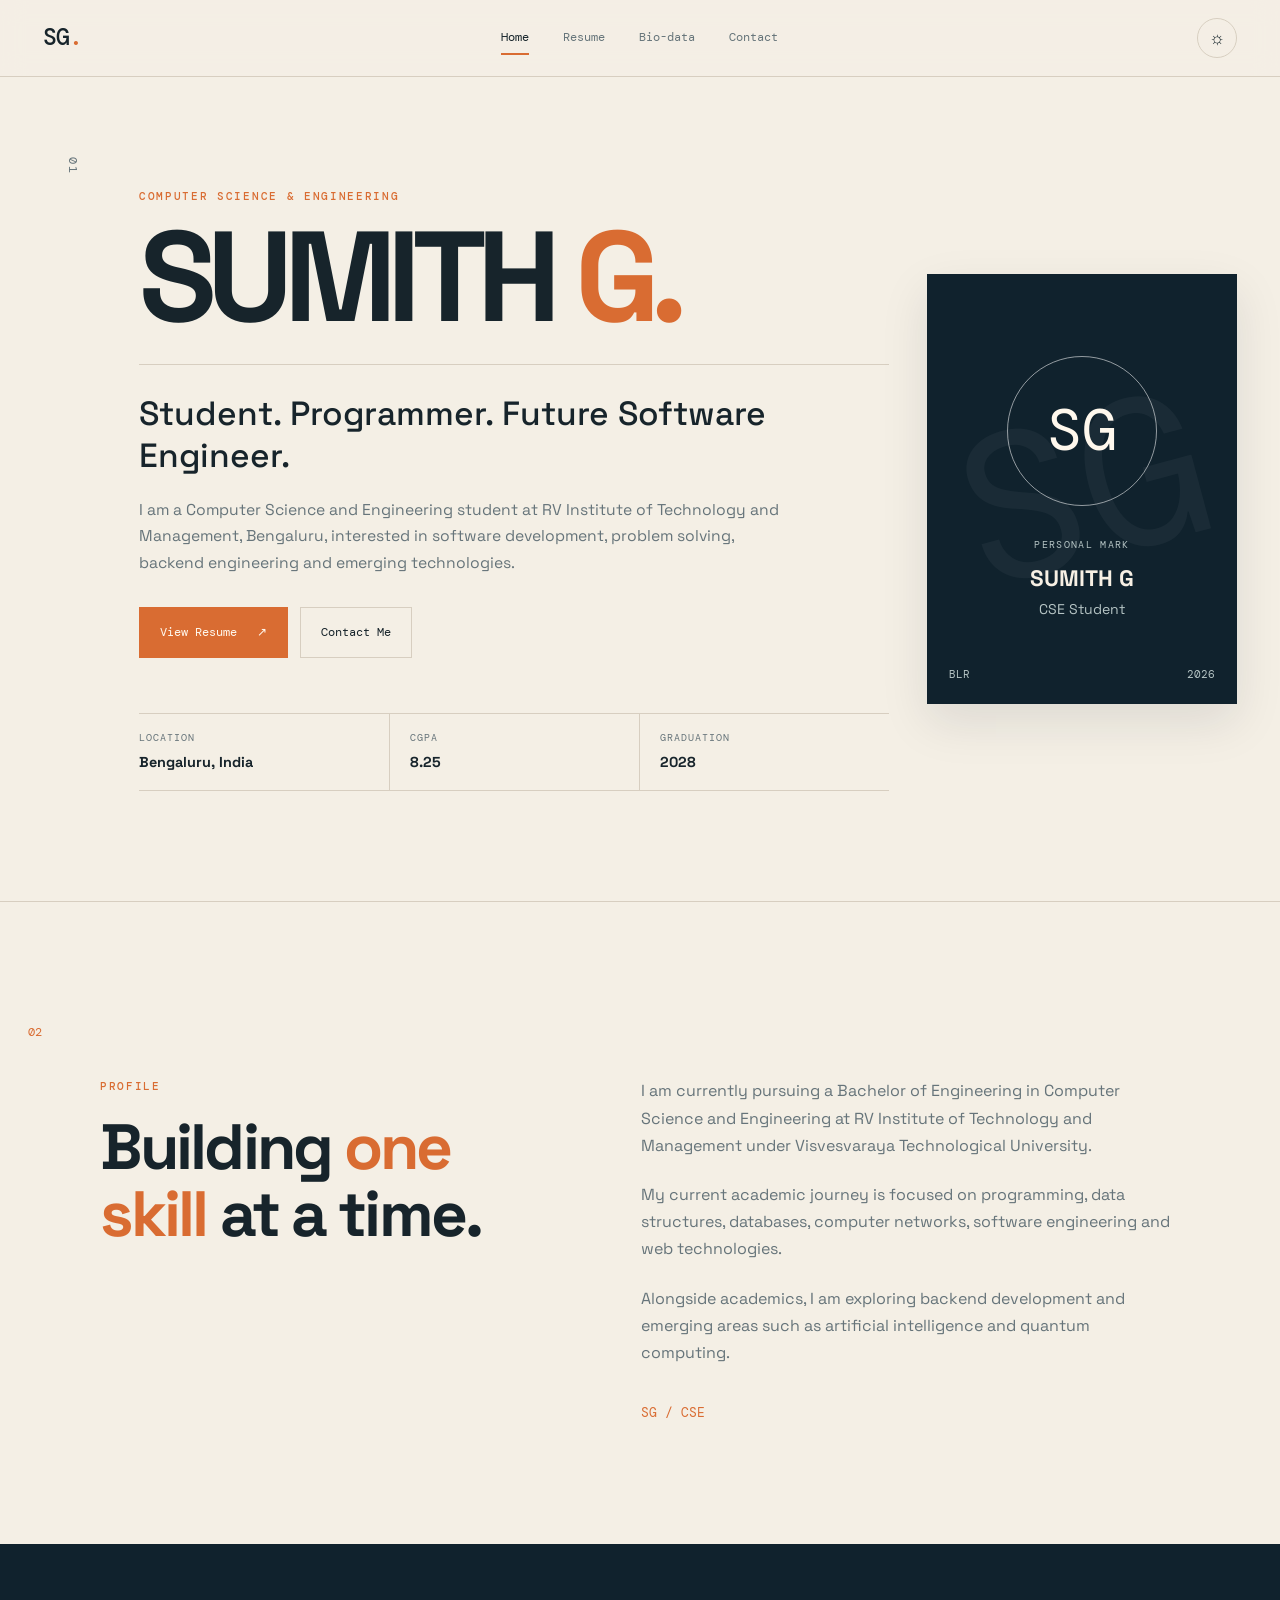
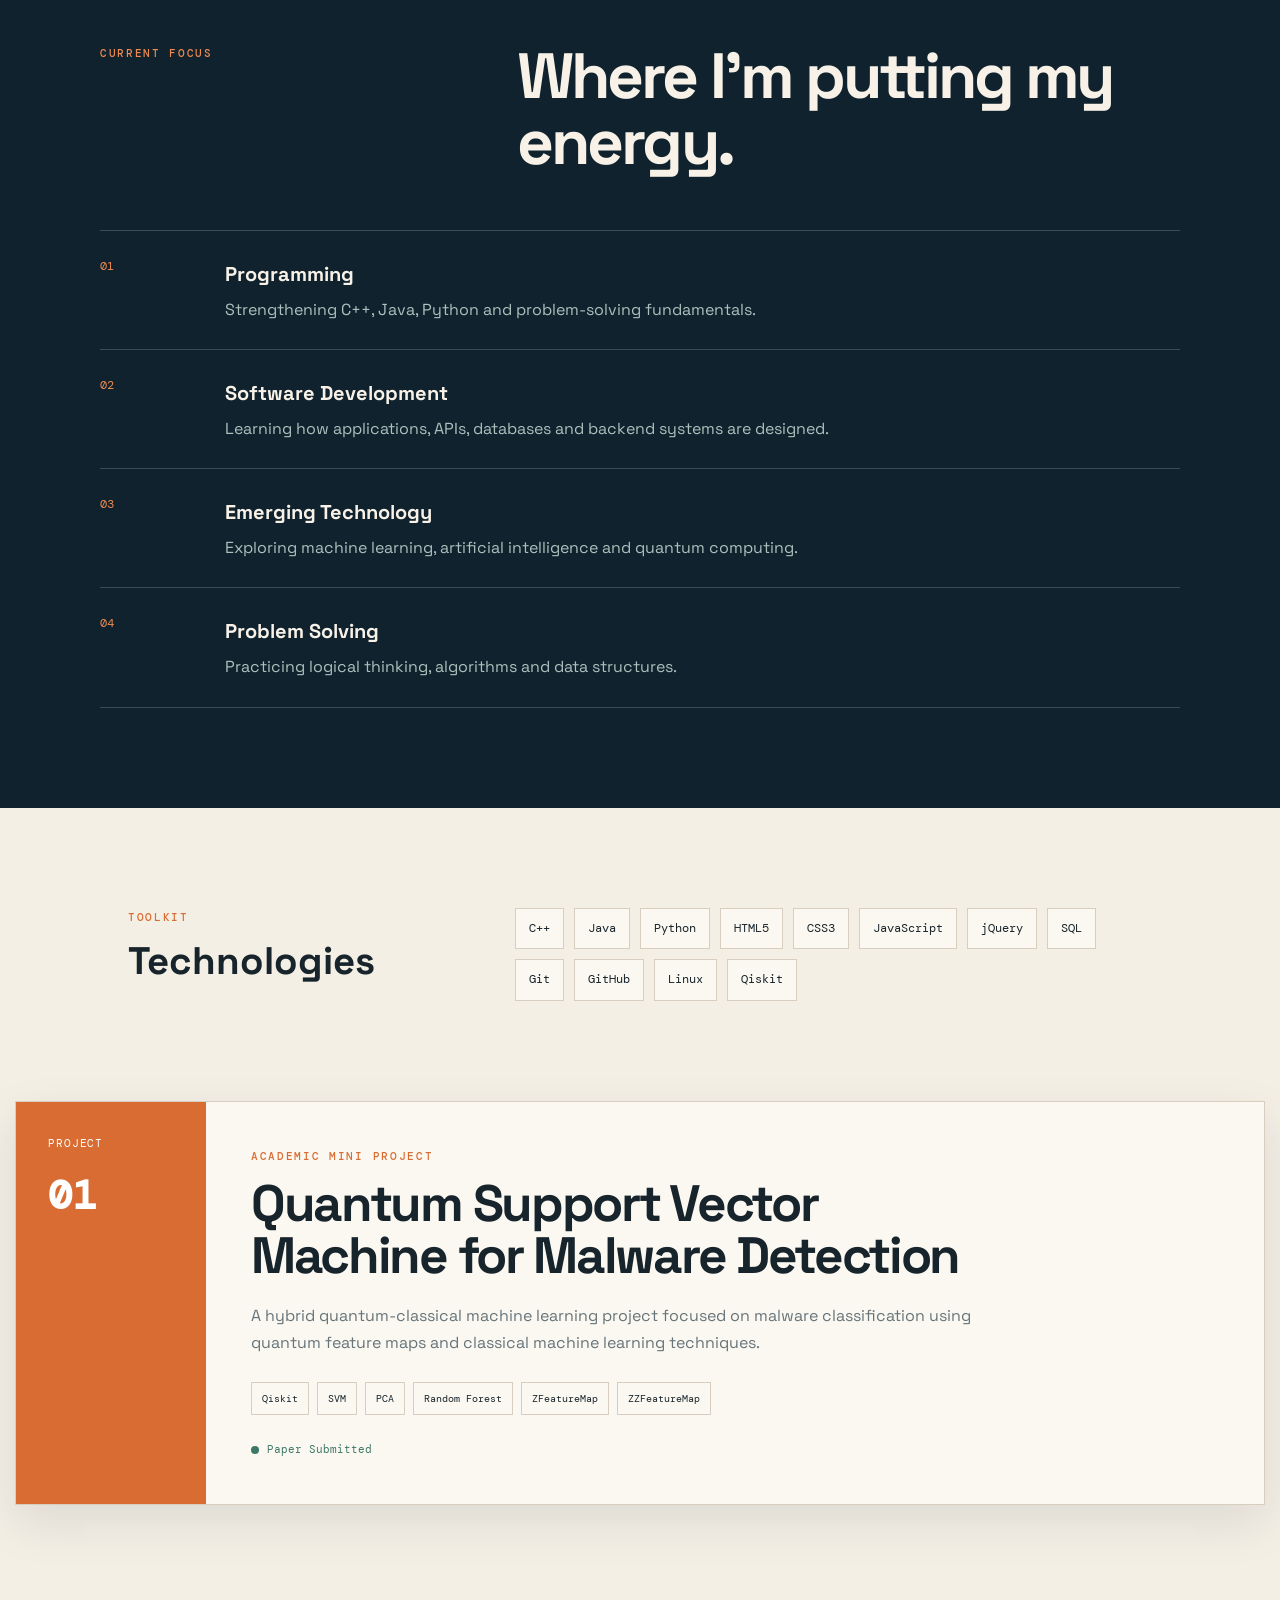
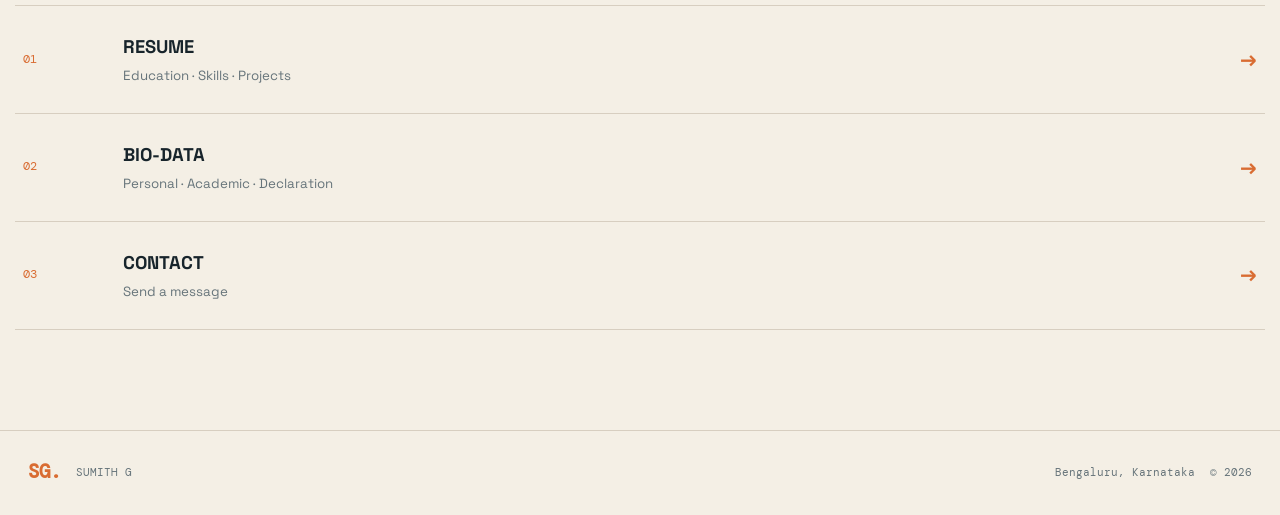
<file: index.html>
<!DOCTYPE html>
<html lang="en">

<head>

    <meta charset="UTF-8">

    <meta name="viewport"
          content="width=device-width, initial-scale=1.0">

    <meta name="description"
          content="Personal portfolio, resume and bio-data website of Sumith G">

    <title>SUMITH G | Computer Science & Engineering</title>

    <link rel="stylesheet" href="styles.css">

    <link rel="preconnect" href="https://fonts.googleapis.com">

    <link rel="preconnect"
          href="https://fonts.gstatic.com"
          crossorigin>

    <link href="https://fonts.googleapis.com/css2?family=DM+Mono:wght@400;500&family=Space+Grotesk:wght@400;500;600;700&display=swap"
          rel="stylesheet">

</head>


<body>


<!-- =====================================================
     HEADER
===================================================== -->

<header class="topbar">

    <div class="nav-wrap">

        <a href="index.html"
           class="site-mark">

            SG<span>.</span>

        </a>


        <nav class="main-nav">

            <a href="index.html"
               class="active">

                Home

            </a>


            <a href="resume.html">

                Resume

            </a>


            <a href="biodata.html">

                Bio-data

            </a>


            <a href="contact.html">

                Contact

            </a>

        </nav>


        <button id="themeToggle"
                class="theme-button"
                type="button"
                aria-label="Toggle dark mode">

            ☼

        </button>


        <button id="menuButton"
                class="mobile-menu-button"
                type="button"
                aria-label="Open menu">

            ☰

        </button>

    </div>

</header>



<!-- =====================================================
     MAIN CONTENT
===================================================== -->

<main>


    <!-- =================================================
         HERO
    ================================================== -->

    <section class="hero-new">


        <div class="hero-index">

            <span>
                01
            </span>

        </div>


        <div class="hero-main">


            <p class="mono-label">
                COMPUTER SCIENCE & ENGINEERING
            </p>


            <h1>

                SUMITH
                <span>G.</span>

            </h1>


            <div class="hero-line"></div>


            <h2>

                Student.
                Programmer.
                Future Software Engineer.

            </h2>


            <p class="hero-description">

                I am a Computer Science and Engineering
                student at RV Institute of Technology and
                Management, Bengaluru, interested in software
                development, problem solving, backend
                engineering and emerging technologies.

            </p>


            <div class="hero-buttons">


                <a href="resume.html"
                   class="orange-button">

                    View Resume

                    <span>
                        ↗
                    </span>

                </a>


                <a href="contact.html"
                   class="outline-button">

                    Contact Me

                </a>

            </div>


            <!-- Quick Information -->

            <div class="hero-details">


                <div>

                    <span>
                        LOCATION
                    </span>

                    <strong>
                        Bengaluru, India
                    </strong>

                </div>


                <div>

                    <span>
                        CGPA
                    </span>

                    <strong>
                        8.25
                    </strong>

                </div>


                <div>

                    <span>
                        GRADUATION
                    </span>

                    <strong>
                        2028
                    </strong>

                </div>

            </div>

        </div>



        <!-- PROFILE PANEL -->

        <aside class="hero-profile-panel">


            <div class="profile-circle">

                SG

            </div>


            <p class="panel-label">

                PERSONAL MARK

            </p>


            <h3>

                SUMITH G

            </h3>


            <p>

                CSE Student

            </p>


            <div class="panel-bottom">

                <span>
                    BLR
                </span>

                <span>
                    2026
                </span>

            </div>

        </aside>

    </section>



    <!-- =================================================
         ABOUT
    ================================================== -->

    <section class="editorial-section">


        <div class="section-index">

            02

        </div>


        <div class="editorial-content">


            <div class="section-title">

                <p class="mono-label">
                    PROFILE
                </p>

                <h2>

                    Building
                    <em>one skill</em>
                    at a time.

                </h2>

            </div>


            <div class="editorial-text">


                <p>

                    I am currently pursuing a Bachelor of
                    Engineering in Computer Science and
                    Engineering at RV Institute of Technology
                    and Management under Visvesvaraya
                    Technological University.

                </p>


                <p>

                    My current academic journey is focused
                    on programming, data structures,
                    databases, computer networks,
                    software engineering and web
                    technologies.

                </p>


                <p>

                    Alongside academics, I am exploring
                    backend development and emerging areas
                    such as artificial intelligence and
                    quantum computing.

                </p>


                <div class="signature">

                    SG / CSE

                </div>

            </div>

        </div>

    </section>



    <!-- =================================================
         CURRENT FOCUS
    ================================================== -->

    <section class="focus-section">


        <div class="focus-header">

            <p class="mono-label">
                CURRENT FOCUS
            </p>

            <h2>

                Where I'm
                putting my energy.

            </h2>

        </div>



        <div class="focus-list">


            <article>

                <span class="focus-number">
                    01
                </span>


                <div>

                    <h3>
                        Programming
                    </h3>

                    <p>

                        Strengthening C++, Java, Python
                        and problem-solving fundamentals.

                    </p>

                </div>

            </article>



            <article>

                <span class="focus-number">
                    02
                </span>


                <div>

                    <h3>
                        Software Development
                    </h3>

                    <p>

                        Learning how applications,
                        APIs, databases and backend
                        systems are designed.

                    </p>

                </div>

            </article>



            <article>

                <span class="focus-number">
                    03
                </span>


                <div>

                    <h3>
                        Emerging Technology
                    </h3>

                    <p>

                        Exploring machine learning,
                        artificial intelligence and
                        quantum computing.

                    </p>

                </div>

            </article>



            <article>

                <span class="focus-number">
                    04
                </span>


                <div>

                    <h3>
                        Problem Solving
                    </h3>

                    <p>

                        Practicing logical thinking,
                        algorithms and data structures.

                    </p>

                </div>

            </article>

        </div>

    </section>



    <!-- =================================================
         TECHNOLOGY STRIP
    ================================================== -->

    <section class="technology-section">


        <div class="technology-title">

            <p class="mono-label">
                TOOLKIT
            </p>

            <h2>
                Technologies
            </h2>

        </div>


        <div class="technology-cloud">


            <span>
                C++
            </span>

            <span>
                Java
            </span>

            <span>
                Python
            </span>

            <span>
                HTML5
            </span>

            <span>
                CSS3
            </span>

            <span>
                JavaScript
            </span>

            <span>
                jQuery
            </span>

            <span>
                SQL
            </span>

            <span>
                Git
            </span>

            <span>
                GitHub
            </span>

            <span>
                Linux
            </span>

            <span>
                Qiskit
            </span>

        </div>

    </section>



    <!-- =================================================
         FEATURED PROJECT
    ================================================== -->

    <section class="featured-project">


        <div class="project-number">

            PROJECT
            <strong>
                01
            </strong>

        </div>


        <div class="featured-project-body">


            <p class="mono-label">
                ACADEMIC MINI PROJECT
            </p>


            <h2>

                Quantum Support Vector Machine
                for Malware Detection

            </h2>


            <p>

                A hybrid quantum-classical machine
                learning project focused on malware
                classification using quantum feature
                maps and classical machine learning
                techniques.

            </p>


            <div class="project-tech">

                <span>
                    Qiskit
                </span>

                <span>
                    SVM
                </span>

                <span>
                    PCA
                </span>

                <span>
                    Random Forest
                </span>

                <span>
                    ZFeatureMap
                </span>

                <span>
                    ZZFeatureMap
                </span>

            </div>


            <div class="project-status">

                <span></span>

                Paper Submitted

            </div>

        </div>

    </section>



    <!-- =================================================
         NAVIGATION BLOCKS
    ================================================== -->

    <section class="navigation-blocks">


        <a href="resume.html">

            <span>
                01
            </span>

            <div>

                <strong>
                    RESUME
                </strong>

                <small>
                    Education · Skills · Projects
                </small>

            </div>

            <b>
                →
            </b>

        </a>



        <a href="biodata.html">

            <span>
                02
            </span>

            <div>

                <strong>
                    BIO-DATA
                </strong>

                <small>
                    Personal · Academic · Declaration
                </small>

            </div>

            <b>
                →
            </b>

        </a>



        <a href="contact.html">

            <span>
                03
            </span>

            <div>

                <strong>
                    CONTACT
                </strong>

                <small>
                    Send a message
                </small>

            </div>

            <b>
                →
            </b>

        </a>

    </section>


</main>



<!-- =====================================================
     FOOTER
===================================================== -->

<footer class="site-footer">


    <div>

        <strong>
            SG.
        </strong>

        <span>
            SUMITH G
        </span>

    </div>


    <div>

        <span>
            Bengaluru, Karnataka
        </span>

        <span>
            © <span id="currentYear"></span>
        </span>

    </div>

</footer>



<script src="https://code.jquery.com/jquery-3.7.1.min.js"></script>

<script src="script.js"></script>


</body>

</html>
</file>
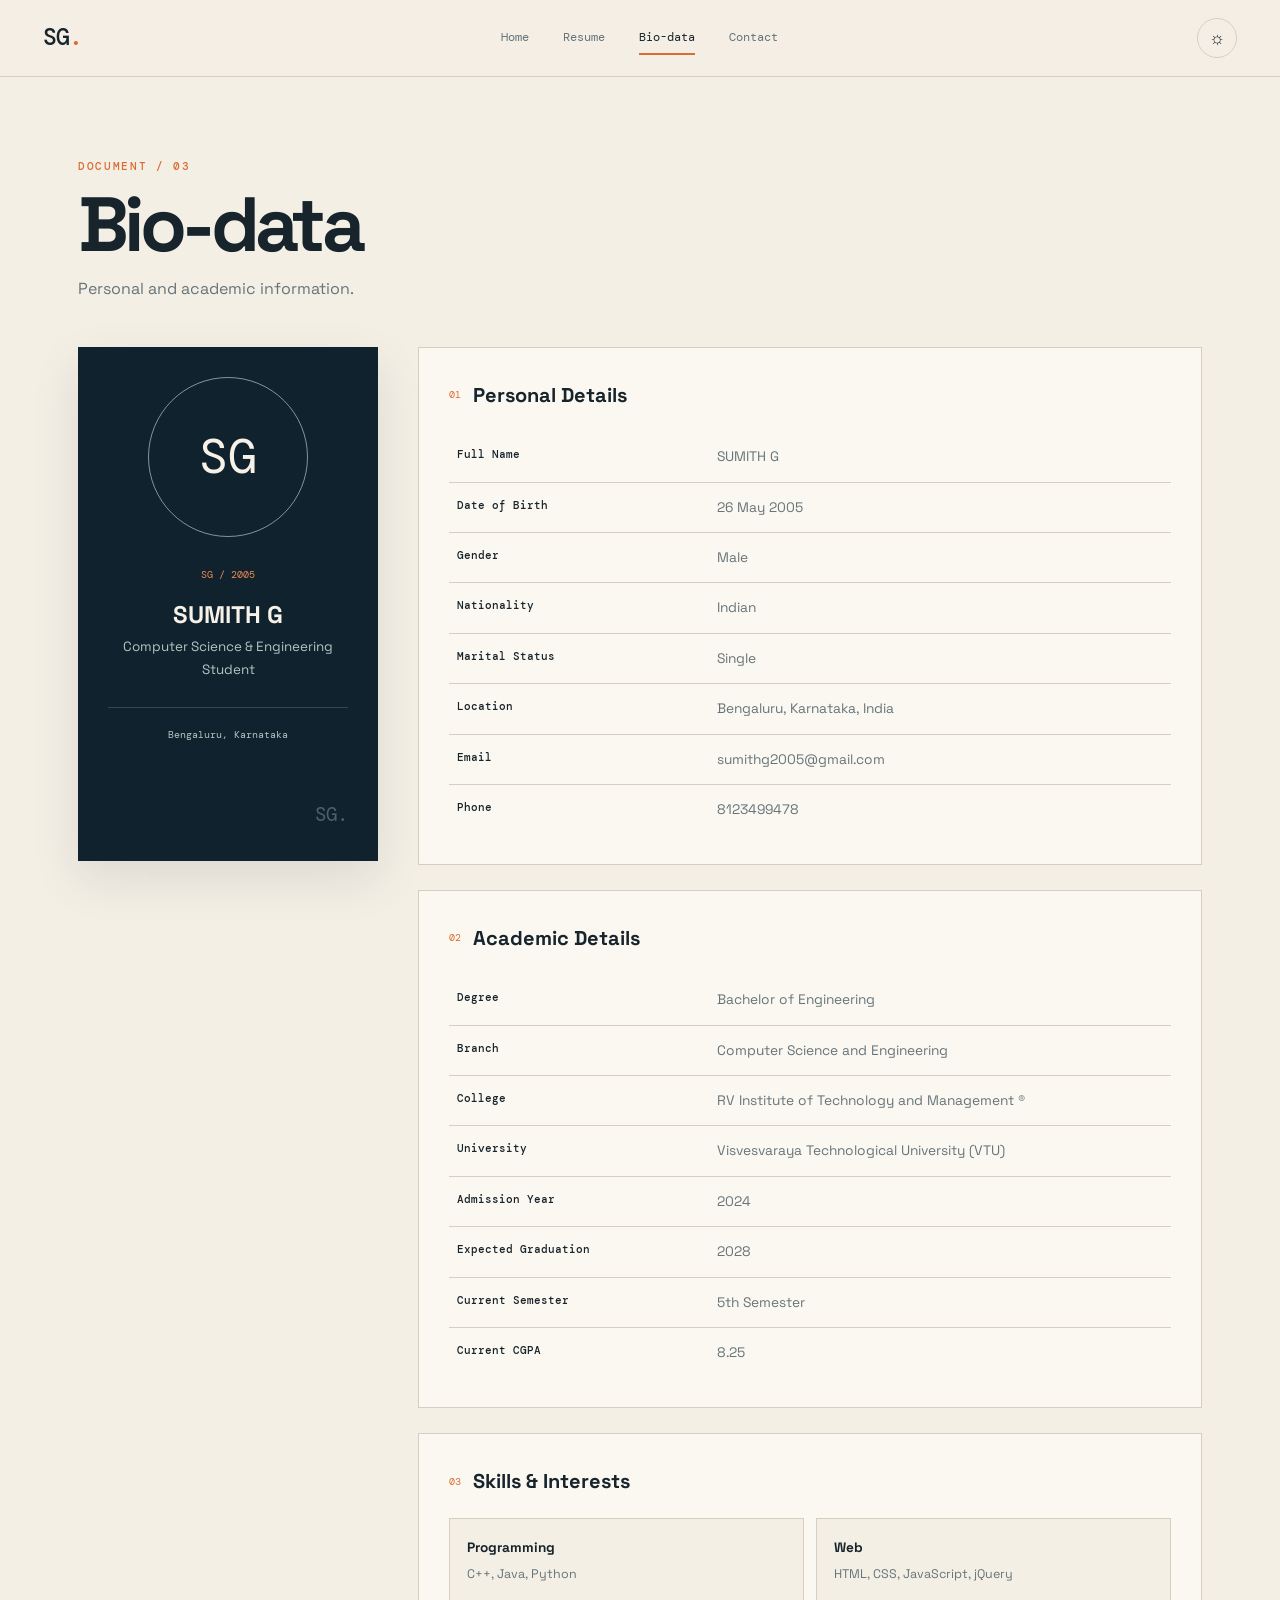
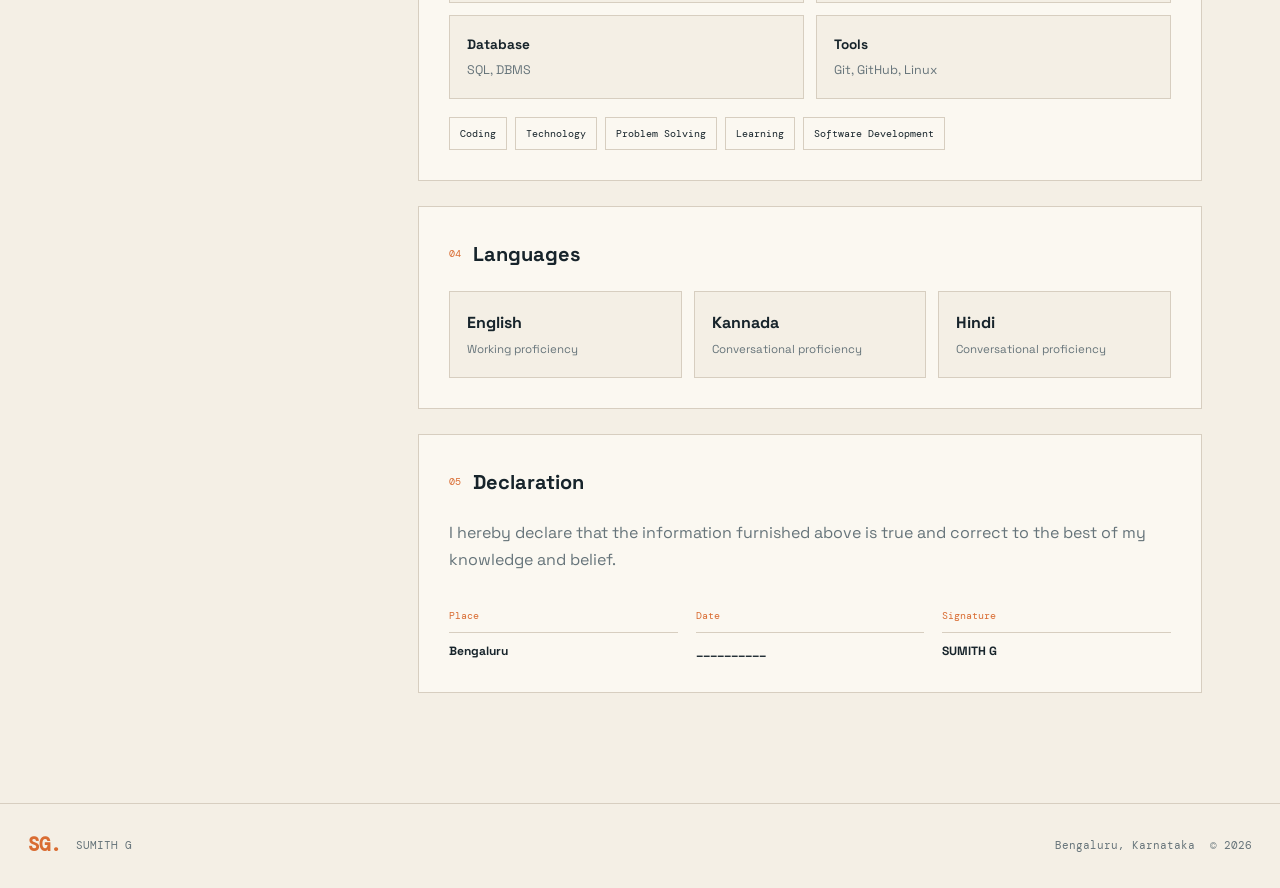
<file: biodata.html>
<!DOCTYPE html>
<html lang="en">

<head>

    <meta charset="UTF-8">

    <meta name="viewport"
          content="width=device-width, initial-scale=1.0">

    <meta name="description"
          content="Bio-data of Sumith G">

    <title>
        SUMITH G | Bio-data
    </title>

    <link rel="stylesheet"
          href="styles.css">

    <link rel="preconnect"
          href="https://fonts.googleapis.com">

    <link rel="preconnect"
          href="https://fonts.gstatic.com"
          crossorigin>

    <link href="https://fonts.googleapis.com/css2?family=DM+Mono:wght@400;500&family=Space+Grotesk:wght@400;500;600;700&display=swap"
          rel="stylesheet">

</head>


<body>


<!-- ================= HEADER ================= -->

<header class="topbar">

    <div class="nav-wrap">


        <a href="index.html"
           class="site-mark">

            SG<span>.</span>

        </a>


        <nav class="main-nav">

            <a href="index.html">
                Home
            </a>

            <a href="resume.html">
                Resume
            </a>

            <a href="biodata.html"
               class="active">

                Bio-data

            </a>

            <a href="contact.html">
                Contact
            </a>

        </nav>


        <button id="themeToggle"
                class="theme-button"
                type="button">

            ☼

        </button>


        <button id="menuButton"
                class="mobile-menu-button"
                type="button">

            ☰

        </button>

    </div>

</header>



<!-- ================= MAIN ================= -->

<main class="biodata-page">


    <div class="biodata-heading">

        <p class="mono-label">
            DOCUMENT / 03
        </p>

        <h1>
            Bio-data
        </h1>

        <p>
            Personal and academic information.
        </p>

    </div>



    <section class="bio-layout">


        <!-- ================= PROFILE ================= -->

        <aside class="bio-profile">


            <div class="bio-avatar">

                SG

            </div>


            <span class="profile-code">

                SG / 2005

            </span>


            <h2>
                SUMITH G
            </h2>


            <p>
                Computer Science &
                Engineering Student
            </p>


            <div class="bio-location">

                Bengaluru,
                Karnataka

            </div>


            <div class="bio-mark">

                SG.

            </div>

        </aside>



        <!-- ================= DETAILS ================= -->

        <div class="bio-information">


            <!-- Personal -->

            <section class="bio-block">


                <div class="bio-block-title">

                    <span>
                        01
                    </span>

                    <h2>
                        Personal Details
                    </h2>

                </div>


                <table class="bio-table">


                    <tr>

                        <th>
                            Full Name
                        </th>

                        <td>
                            SUMITH G
                        </td>

                    </tr>


                    <tr>

                        <th>
                            Date of Birth
                        </th>

                        <td>
                            26 May 2005
                        </td>

                    </tr>


                    <tr>

                        <th>
                            Gender
                        </th>

                        <td>
                            Male
                        </td>

                    </tr>


                    <tr>

                        <th>
                            Nationality
                        </th>

                        <td>
                            Indian
                        </td>

                    </tr>


                    <tr>

                        <th>
                            Marital Status
                        </th>

                        <td>
                            Single
                        </td>

                    </tr>


                    <tr>

                        <th>
                            Location
                        </th>

                        <td>
                            Bengaluru, Karnataka, India
                        </td>

                    </tr>


                    <tr>

                        <th>
                            Email
                        </th>

                        <td>
                            sumithg2005@gmail.com
                        </td>

                    </tr>


                    <tr>

                        <th>
                            Phone
                        </th>

                        <td>
                            8123499478
                        </td>

                    </tr>


                </table>

            </section>



            <!-- Academic -->

            <section class="bio-block">


                <div class="bio-block-title">

                    <span>
                        02
                    </span>

                    <h2>
                        Academic Details
                    </h2>

                </div>


                <table class="bio-table">


                    <tr>

                        <th>
                            Degree
                        </th>

                        <td>
                            Bachelor of Engineering
                        </td>

                    </tr>


                    <tr>

                        <th>
                            Branch
                        </th>

                        <td>
                            Computer Science and Engineering
                        </td>

                    </tr>


                    <tr>

                        <th>
                            College
                        </th>

                        <td>
                            RV Institute of Technology
                            and Management ®
                        </td>

                    </tr>


                    <tr>

                        <th>
                            University
                        </th>

                        <td>
                            Visvesvaraya Technological
                            University (VTU)
                        </td>

                    </tr>


                    <tr>

                        <th>
                            Admission Year
                        </th>

                        <td>
                            2024
                        </td>

                    </tr>


                    <tr>

                        <th>
                            Expected Graduation
                        </th>

                        <td>
                            2028
                        </td>

                    </tr>


                    <tr>

                        <th>
                            Current Semester
                        </th>

                        <td>
                            5th Semester
                        </td>

                    </tr>


                    <tr>

                        <th>
                            Current CGPA
                        </th>

                        <td>
                            8.25
                        </td>

                    </tr>


                </table>

            </section>



            <!-- Skills -->

            <section class="bio-block">


                <div class="bio-block-title">

                    <span>
                        03
                    </span>

                    <h2>
                        Skills & Interests
                    </h2>

                </div>


                <div class="bio-feature-grid">


                    <div>

                        <strong>
                            Programming
                        </strong>

                        <span>
                            C++, Java, Python
                        </span>

                    </div>


                    <div>

                        <strong>
                            Web
                        </strong>

                        <span>
                            HTML, CSS, JavaScript, jQuery
                        </span>

                    </div>


                    <div>

                        <strong>
                            Database
                        </strong>

                        <span>
                            SQL, DBMS
                        </span>

                    </div>


                    <div>

                        <strong>
                            Tools
                        </strong>

                        <span>
                            Git, GitHub, Linux
                        </span>

                    </div>


                </div>


                <div class="bio-pills">

                    <span>
                        Coding
                    </span>

                    <span>
                        Technology
                    </span>

                    <span>
                        Problem Solving
                    </span>

                    <span>
                        Learning
                    </span>

                    <span>
                        Software Development
                    </span>

                </div>

            </section>



            <!-- Languages -->

            <section class="bio-block">


                <div class="bio-block-title">

                    <span>
                        04
                    </span>

                    <h2>
                        Languages
                    </h2>

                </div>


                <div class="language-grid">


                    <div>

                        <strong>
                            English
                        </strong>

                        <span>
                            Working proficiency
                        </span>

                    </div>


                    <div>

                        <strong>
                            Kannada
                        </strong>

                        <span>
                            Conversational proficiency
                        </span>

                    </div>


                    <div>

                        <strong>
                            Hindi
                        </strong>

                        <span>
                            Conversational proficiency
                        </span>

                    </div>


                </div>

            </section>



            <!-- Declaration -->

            <section class="bio-block declaration-block">


                <div class="bio-block-title">

                    <span>
                        05
                    </span>

                    <h2>
                        Declaration
                    </h2>

                </div>


                <p>

                    I hereby declare that the information
                    furnished above is true and correct to
                    the best of my knowledge and belief.

                </p>


                <div class="declaration-signatures">


                    <div>

                        <span>
                            Place
                        </span>

                        <strong>
                            Bengaluru
                        </strong>

                    </div>


                    <div>

                        <span>
                            Date
                        </span>

                        <strong>
                            __________
                        </strong>

                    </div>


                    <div>

                        <span>
                            Signature
                        </span>

                        <strong>
                            SUMITH G
                        </strong>

                    </div>

                </div>

            </section>

        </div>

    </section>

</main>



<!-- ================= FOOTER ================= -->

<footer class="site-footer">

    <div>

        <strong>
            SG.
        </strong>

        <span>
            SUMITH G
        </span>

    </div>


    <div>

        <span>
            Bengaluru, Karnataka
        </span>

        <span>
            © <span id="currentYear"></span>
        </span>

    </div>

</footer>



<script src="https://code.jquery.com/jquery-3.7.1.min.js"></script>

<script src="script.js"></script>


</body>

</html>
</file>
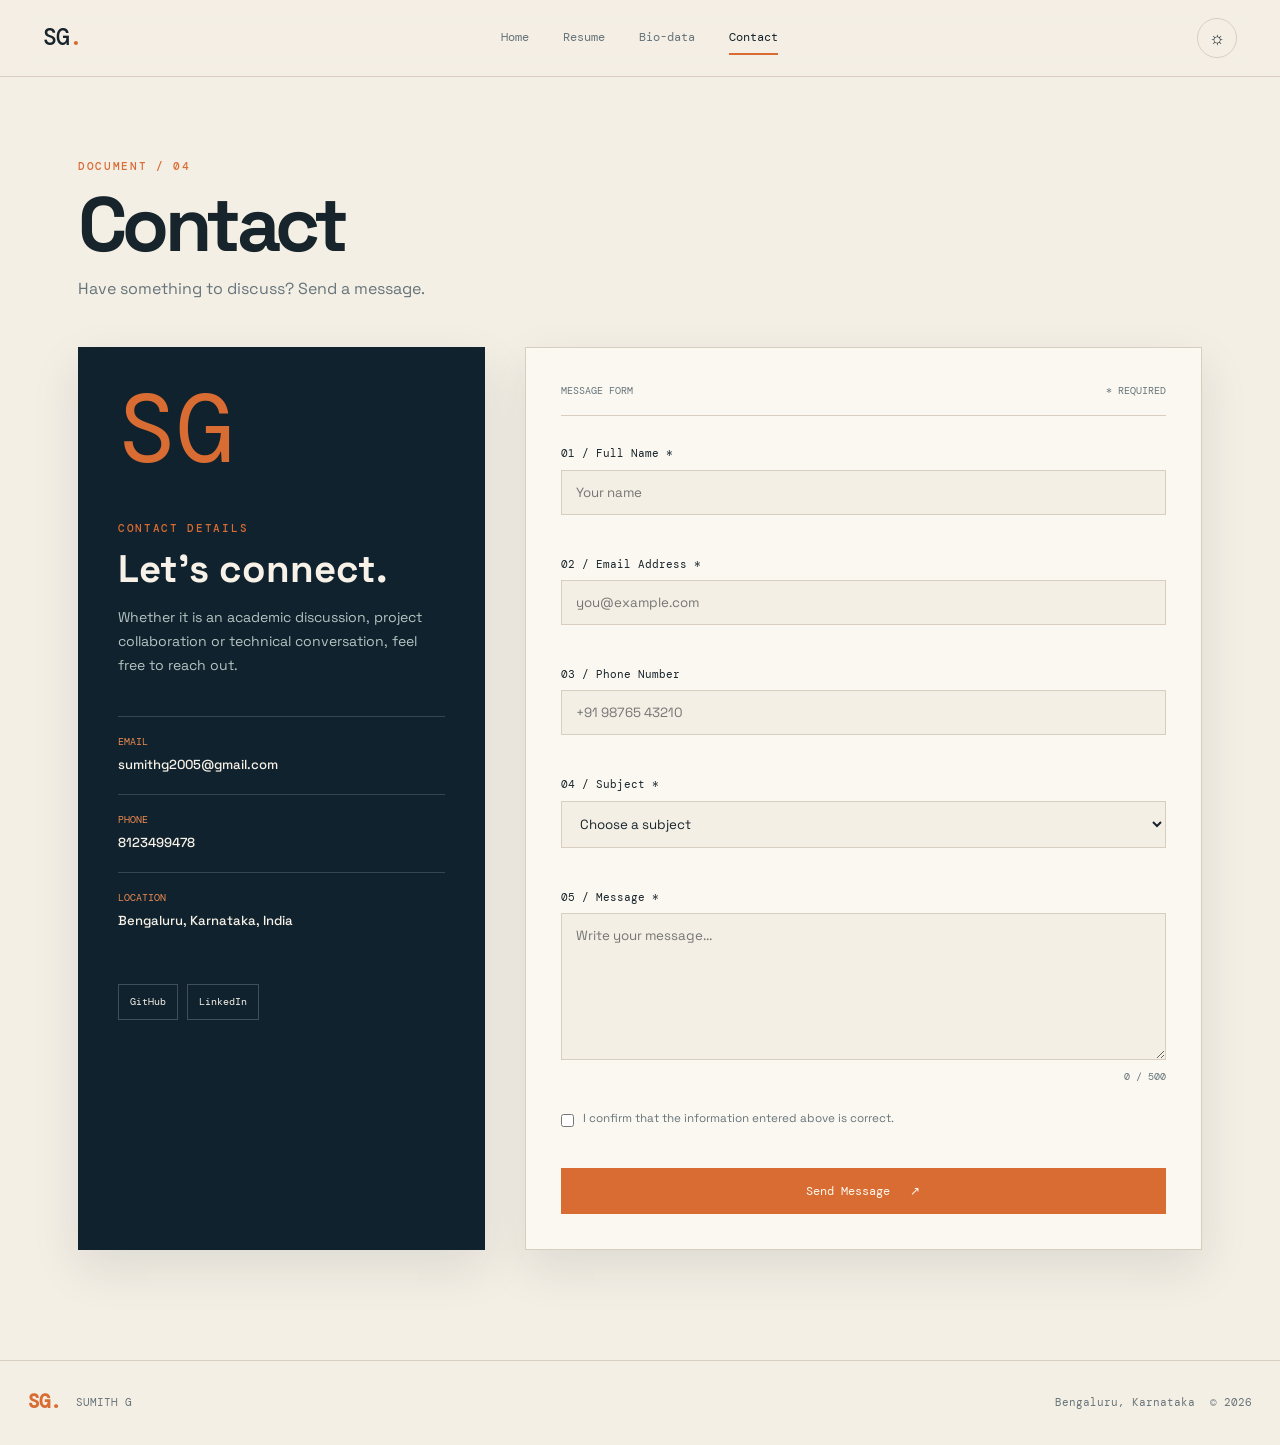
<file: contact.html>
<!DOCTYPE html>
<html lang="en">

<head>

    <meta charset="UTF-8">

    <meta name="viewport"
          content="width=device-width, initial-scale=1.0">

    <meta name="description"
          content="Contact Sumith G">

    <title>
        SUMITH G | Contact
    </title>

    <link rel="stylesheet"
          href="styles.css">

    <link rel="preconnect"
          href="https://fonts.googleapis.com">

    <link rel="preconnect"
          href="https://fonts.gstatic.com"
          crossorigin>

    <link href="https://fonts.googleapis.com/css2?family=DM+Mono:wght@400;500&family=Space+Grotesk:wght@400;500;600;700&display=swap"
          rel="stylesheet">

</head>


<body>


<!-- ================= HEADER ================= -->

<header class="topbar">

    <div class="nav-wrap">


        <a href="index.html"
           class="site-mark">

            SG<span>.</span>

        </a>


        <nav class="main-nav">

            <a href="index.html">
                Home
            </a>

            <a href="resume.html">
                Resume
            </a>

            <a href="biodata.html">
                Bio-data
            </a>

            <a href="contact.html"
               class="active">

                Contact

            </a>

        </nav>


        <button id="themeToggle"
                class="theme-button"
                type="button">

            ☼

        </button>


        <button id="menuButton"
                class="mobile-menu-button"
                type="button">

            ☰

        </button>

    </div>

</header>



<!-- ================= MAIN ================= -->

<main class="contact-page">


    <div class="contact-heading">

        <p class="mono-label">
            DOCUMENT / 04
        </p>

        <h1>
            Contact
        </h1>

        <p>
            Have something to discuss?
            Send a message.
        </p>

    </div>



    <section class="contact-layout">


        <!-- ================= CONTACT INFO ================= -->

        <aside class="contact-sidebar">


            <div class="contact-big-mark">
                SG
            </div>


            <p class="mono-label">
                CONTACT DETAILS
            </p>


            <h2>
                Let's connect.
            </h2>


            <p class="contact-description">

                Whether it is an academic discussion,
                project collaboration or technical
                conversation, feel free to reach out.

            </p>



            <div class="contact-details">


                <div>

                    <span>
                        EMAIL
                    </span>

                    <a href="mailto:sumithg2005@gmail.com">

                        sumithg2005@gmail.com

                    </a>

                </div>


                <div>

                    <span>
                        PHONE
                    </span>

                    <a href="tel:8123499478">

                        8123499478

                    </a>

                </div>


                <div>

                    <span>
                        LOCATION
                    </span>

                    <strong>
                        Bengaluru,
                        Karnataka, India
                    </strong>

                </div>

            </div>



            <!-- Social Links -->

            <div class="social-links">


                <a href="https://github.com/Sumithg"
                   target="_blank">

                    GitHub

                </a>


                <a href="https://www.linkedin.com/in/sumith-g-1955542a2/"
                   target="_blank">

                    LinkedIn

                </a>

            </div>

        </aside>



        <!-- ================= FORM ================= -->

        <section class="contact-form-area">


            <div class="form-topline">

                <span>
                    MESSAGE FORM
                </span>

                <span>
                    * REQUIRED
                </span>

            </div>


            <form id="contactForm"
                  novalidate>


                <!-- Name -->

                <div class="form-field">

                    <label for="name">
                        01 / Full Name *
                    </label>

                    <input type="text"
                           id="name"
                           name="name"
                           placeholder="Your name">


                    <small id="nameError"
                           class="form-error">
                    </small>

                </div>



                <!-- Email -->

                <div class="form-field">

                    <label for="email">
                        02 / Email Address *
                    </label>

                    <input type="email"
                           id="email"
                           name="email"
                           placeholder="you@example.com">


                    <small id="emailError"
                           class="form-error">
                    </small>

                </div>



                <!-- Phone -->

                <div class="form-field">

                    <label for="phone">
                        03 / Phone Number
                    </label>

                    <input type="tel"
                           id="phone"
                           name="phone"
                           placeholder="+91 98765 43210">


                    <small id="phoneError"
                           class="form-error">
                    </small>

                </div>



                <!-- Subject -->

                <div class="form-field">

                    <label for="subject">
                        04 / Subject *
                    </label>


                    <select id="subject"
                            name="subject">


                        <option value="">
                            Choose a subject
                        </option>


                        <option value="Academic">
                            Academic Discussion
                        </option>


                        <option value="Project">
                            Project Discussion
                        </option>


                        <option value="Internship">
                            Internship Opportunity
                        </option>


                        <option value="Technical">
                            Technical Discussion
                        </option>


                        <option value="Other">
                            Other
                        </option>


                    </select>


                    <small id="subjectError"
                           class="form-error">
                    </small>

                </div>



                <!-- Message -->

                <div class="form-field">

                    <label for="message">
                        05 / Message *
                    </label>


                    <textarea id="message"
                              name="message"
                              maxlength="500"
                              rows="7"
                              placeholder="Write your message..."></textarea>


                    <div class="message-bottom">

                        <small id="messageError"
                               class="form-error">
                        </small>

                        <span id="charCount">
                            0 / 500
                        </span>

                    </div>

                </div>



                <!-- Confirmation -->

                <label class="form-checkbox">

                    <input type="checkbox"
                           id="agree">

                    <span>

                        I confirm that the information
                        entered above is correct.

                    </span>

                </label>


                <small id="agreeError"
                       class="form-error">
                </small>



                <!-- Button -->

                <button type="submit"
                        class="orange-button form-submit">

                    Send Message

                    <span>
                        ↗
                    </span>

                </button>



                <!-- Success -->

                <div id="formSuccess"
                     class="form-success">

                    <strong>
                        Message validated successfully.
                    </strong>

                    <span>
                        This is a demonstration form,
                        so no message is sent to a server.
                    </span>

                </div>


            </form>

        </section>

    </section>

</main>



<!-- ================= FOOTER ================= -->

<footer class="site-footer">

    <div>

        <strong>
            SG.
        </strong>

        <span>
            SUMITH G
        </span>

    </div>


    <div>

        <span>
            Bengaluru, Karnataka
        </span>

        <span>
            © <span id="currentYear"></span>
        </span>

    </div>

</footer>



<script src="https://code.jquery.com/jquery-3.7.1.min.js"></script>

<script src="script.js"></script>


</body>

</html>
</file>
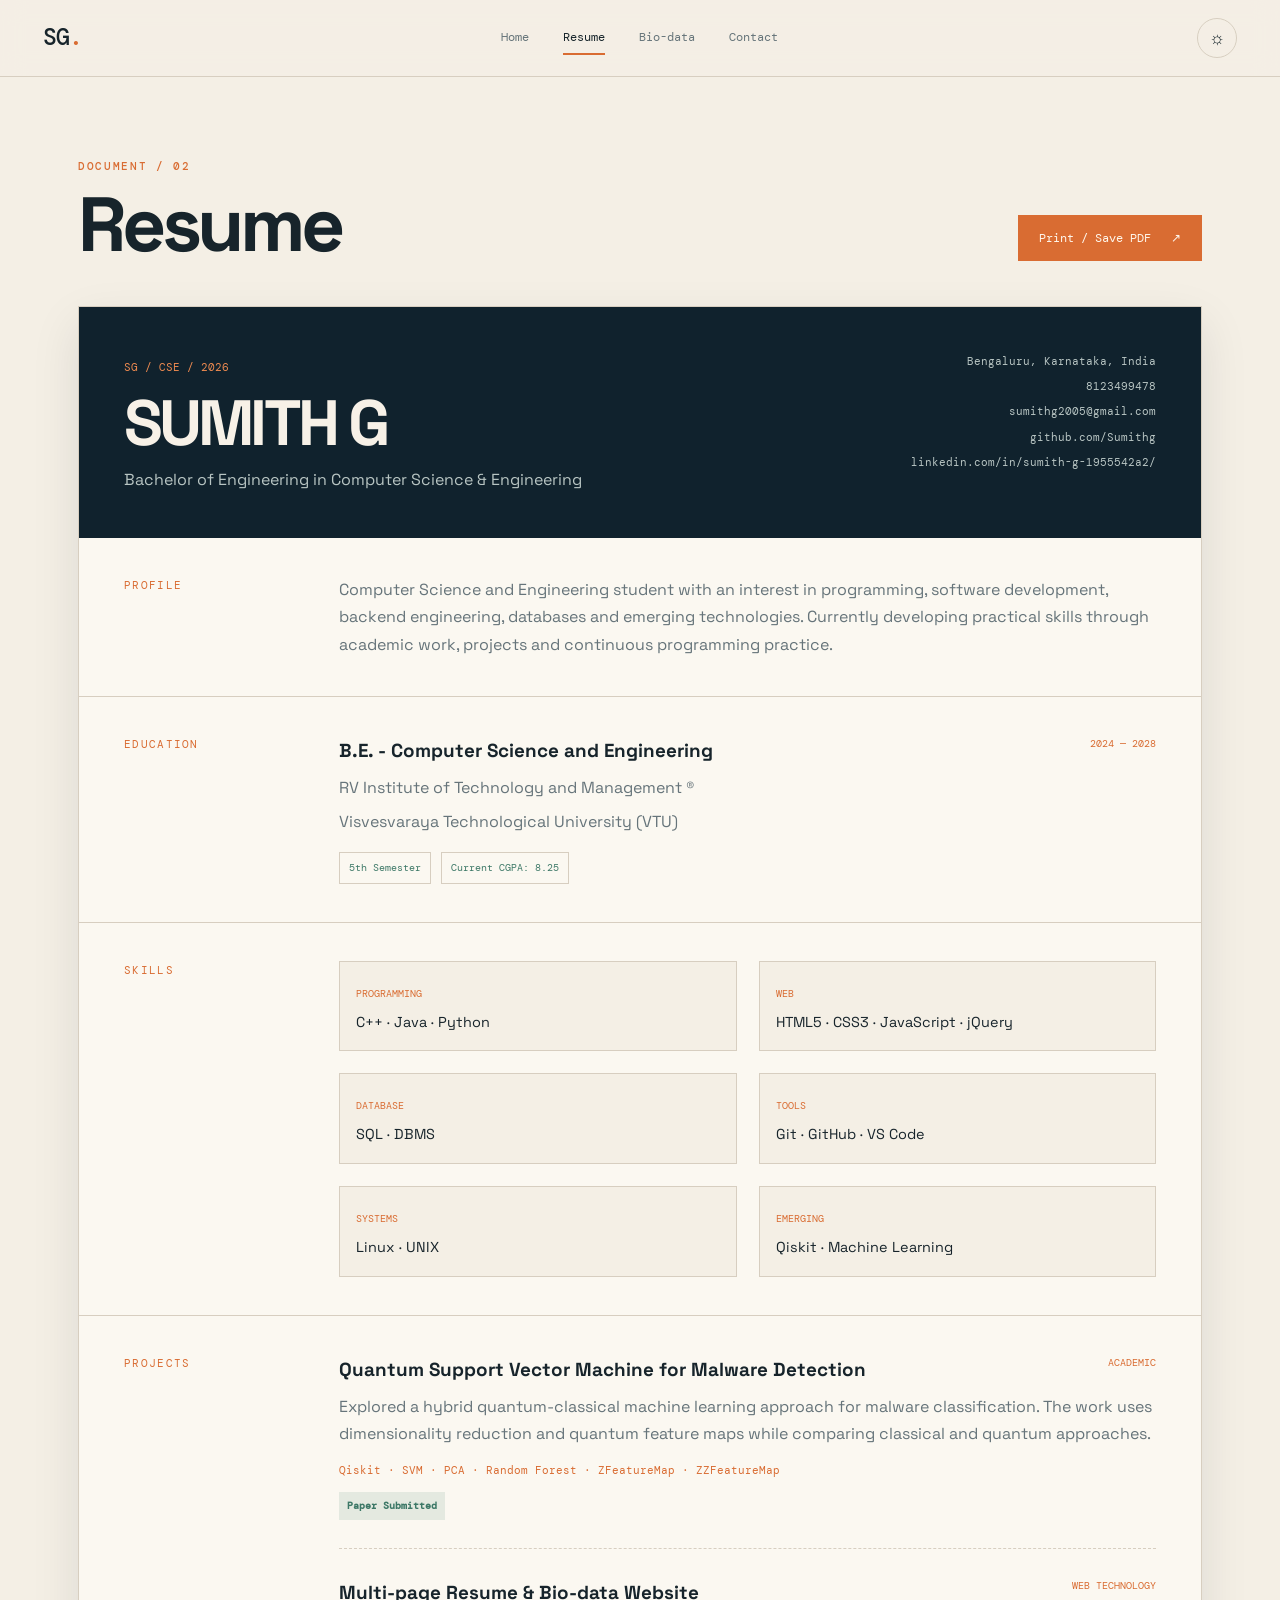
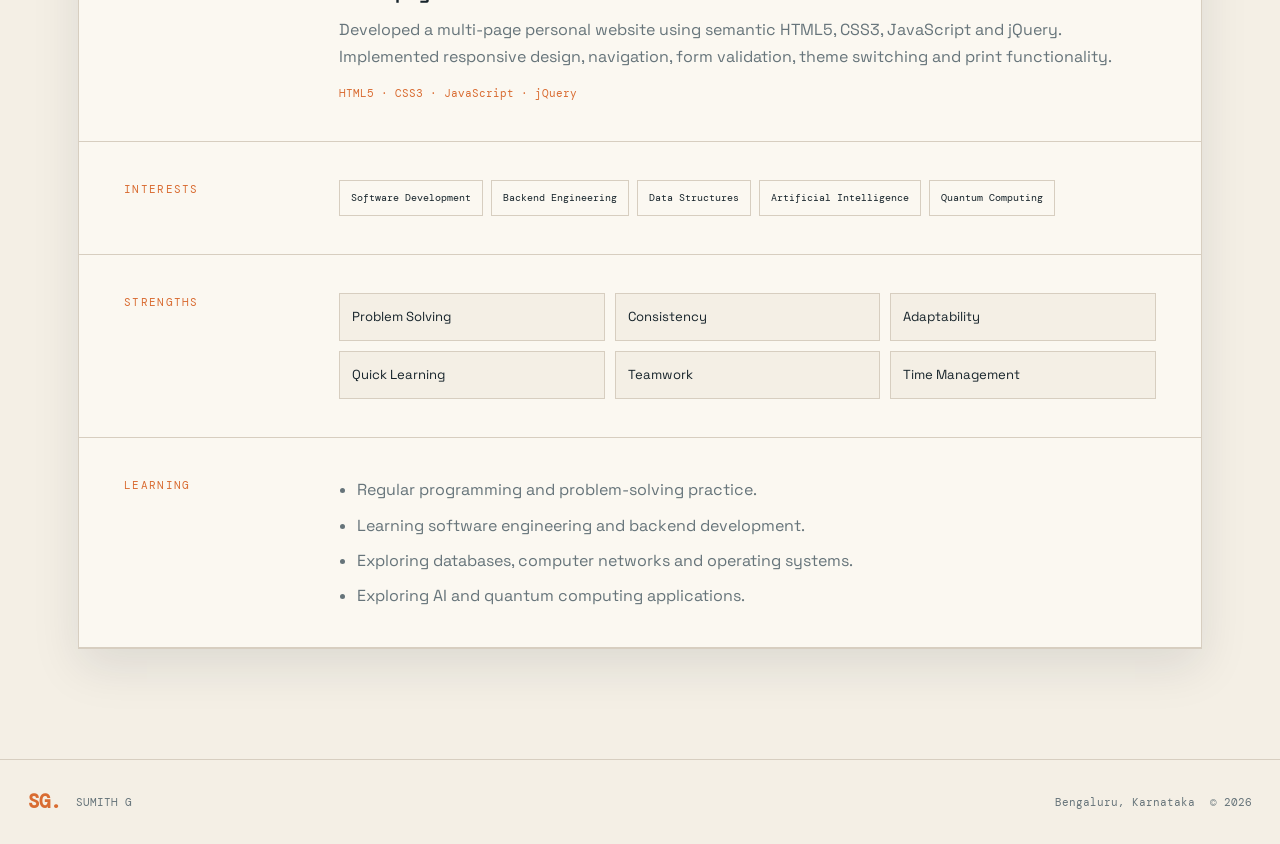
<file: resume.html>
<!DOCTYPE html>
<html lang="en">

<head>

    <meta charset="UTF-8">

    <meta name="viewport"
          content="width=device-width, initial-scale=1.0">

    <meta name="description"
          content="Resume of Sumith G">

    <title>
        SUMITH G | Resume
    </title>

    <link rel="stylesheet"
          href="styles.css">

    <link rel="preconnect"
          href="https://fonts.googleapis.com">

    <link rel="preconnect"
          href="https://fonts.gstatic.com"
          crossorigin>

    <link href="https://fonts.googleapis.com/css2?family=DM+Mono:wght@400;500&family=Space+Grotesk:wght@400;500;600;700&display=swap"
          rel="stylesheet">

</head>


<body>


<!-- ================= HEADER ================= -->

<header class="topbar">

    <div class="nav-wrap">

        <a href="index.html"
           class="site-mark">

            SG<span>.</span>

        </a>


        <nav class="main-nav">

            <a href="index.html">
                Home
            </a>

            <a href="resume.html"
               class="active">
                Resume
            </a>

            <a href="biodata.html">
                Bio-data
            </a>

            <a href="contact.html">
                Contact
            </a>

        </nav>


        <button id="themeToggle"
                class="theme-button"
                type="button">

            ☼

        </button>


        <button id="menuButton"
                class="mobile-menu-button"
                type="button">

            ☰

        </button>

    </div>

</header>



<!-- ================= MAIN ================= -->

<main class="resume-page">


    <div class="resume-page-heading">


        <div>

            <p class="mono-label">
                DOCUMENT / 02
            </p>

            <h1>
                Resume
            </h1>

        </div>


        <button id="printResume"
                class="orange-button no-print"
                type="button">

            Print / Save PDF

            <span>
                ↗
            </span>

        </button>


    </div>



    <section class="resume-sheet"
             id="resumeDocument">


        <!-- ================= BASIC INFO ================= -->

        <div class="resume-intro">


            <div>

                <span class="resume-code">
                    SG / CSE / 2026
                </span>


                <h2>
                    SUMITH G
                </h2>


                <p>
                    Bachelor of Engineering
                    in Computer Science &
                    Engineering
                </p>

            </div>



            <address class="resume-contact">

                <span>
                    Bengaluru, Karnataka, India
                </span>

                <span>
                    8123499478
                </span>

                <span>
                    sumithg2005@gmail.com
                </span>

                <a href="https://github.com/Sumithg"
                   target="_blank">

                    github.com/Sumithg

                </a>

                <a href="https://www.linkedin.com/in/sumith-g-1955542a2/"
                   target="_blank">

                    linkedin.com/in/sumith-g-1955542a2/

                </a>

            </address>

        </div>



        <!-- ================= PROFILE ================= -->

        <section class="resume-row">


            <div class="resume-label">
                PROFILE
            </div>


            <div class="resume-body">

                <p>

                    Computer Science and Engineering
                    student with an interest in programming,
                    software development, backend engineering,
                    databases and emerging technologies.
                    Currently developing practical skills
                    through academic work, projects and
                    continuous programming practice.

                </p>

            </div>

        </section>



        <!-- ================= EDUCATION ================= -->

        <section class="resume-row">


            <div class="resume-label">
                EDUCATION
            </div>


            <div class="resume-body">


                <article class="resume-entry">


                    <div class="entry-heading">


                        <h3>

                            B.E. -
                            Computer Science
                            and Engineering

                        </h3>


                        <span>

                            2024 — 2028

                        </span>

                    </div>


                    <p>

                        RV Institute of Technology
                        and Management ®

                    </p>


                    <p>

                        Visvesvaraya Technological
                        University (VTU)

                    </p>


                    <div class="education-meta">

                        <span>
                            5th Semester
                        </span>

                        <span>
                            Current CGPA: 8.25
                        </span>

                    </div>


                </article>

            </div>

        </section>



        <!-- ================= SKILLS ================= -->

        <section class="resume-row">


            <div class="resume-label">
                SKILLS
            </div>


            <div class="resume-body">


                <div class="resume-skill-grid">


                    <div>

                        <span>
                            PROGRAMMING
                        </span>

                        <p>
                            C++ · Java · Python
                        </p>

                    </div>


                    <div>

                        <span>
                            WEB
                        </span>

                        <p>
                            HTML5 · CSS3 · JavaScript · jQuery
                        </p>

                    </div>


                    <div>

                        <span>
                            DATABASE
                        </span>

                        <p>
                            SQL · DBMS
                        </p>

                    </div>


                    <div>

                        <span>
                            TOOLS
                        </span>

                        <p>
                            Git · GitHub · VS Code
                        </p>

                    </div>


                    <div>

                        <span>
                            SYSTEMS
                        </span>

                        <p>
                            Linux · UNIX
                        </p>

                    </div>


                    <div>

                        <span>
                            EMERGING
                        </span>

                        <p>
                            Qiskit · Machine Learning
                        </p>

                    </div>

                </div>

            </div>

        </section>



        <!-- ================= PROJECTS ================= -->

        <section class="resume-row">


            <div class="resume-label">
                PROJECTS
            </div>


            <div class="resume-body">


                <!-- Project 1 -->

                <article class="resume-project">


                    <div class="project-heading">


                        <h3>

                            Quantum Support Vector Machine
                            for Malware Detection

                        </h3>


                        <span>
                            ACADEMIC
                        </span>

                    </div>


                    <p>

                        Explored a hybrid
                        quantum-classical machine
                        learning approach for malware
                        classification. The work uses
                        dimensionality reduction and
                        quantum feature maps while
                        comparing classical and quantum
                        approaches.

                    </p>


                    <div class="project-tech-line">

                        Qiskit · SVM · PCA · Random Forest ·
                        ZFeatureMap · ZZFeatureMap

                    </div>


                    <strong class="project-status-text">

                        Paper Submitted

                    </strong>

                </article>



                <!-- Project 2 -->

                <article class="resume-project">


                    <div class="project-heading">


                        <h3>

                            Multi-page Resume &
                            Bio-data Website

                        </h3>


                        <span>
                            WEB TECHNOLOGY
                        </span>

                    </div>


                    <p>

                        Developed a multi-page personal
                        website using semantic HTML5,
                        CSS3, JavaScript and jQuery.
                        Implemented responsive design,
                        navigation, form validation,
                        theme switching and print
                        functionality.

                    </p>


                    <div class="project-tech-line">

                        HTML5 · CSS3 · JavaScript · jQuery

                    </div>

                </article>

            </div>

        </section>



        <!-- ================= INTERESTS ================= -->

        <section class="resume-row">


            <div class="resume-label">
                INTERESTS
            </div>


            <div class="resume-body">

                <div class="pill-row">

                    <span>
                        Software Development
                    </span>

                    <span>
                        Backend Engineering
                    </span>

                    <span>
                        Data Structures
                    </span>

                    <span>
                        Artificial Intelligence
                    </span>

                    <span>
                        Quantum Computing
                    </span>

                </div>

            </div>

        </section>



        <!-- ================= STRENGTHS ================= -->

        <section class="resume-row">


            <div class="resume-label">
                STRENGTHS
            </div>


            <div class="resume-body">

                <div class="strength-grid">


                    <div>
                        Problem Solving
                    </div>


                    <div>
                        Consistency
                    </div>


                    <div>
                        Adaptability
                    </div>


                    <div>
                        Quick Learning
                    </div>


                    <div>
                        Teamwork
                    </div>


                    <div>
                        Time Management
                    </div>

                </div>

            </div>

        </section>



        <!-- ================= LEARNING ================= -->

        <section class="resume-row">


            <div class="resume-label">
                LEARNING
            </div>


            <div class="resume-body">


                <ul class="resume-list">

                    <li>
                        Regular programming and
                        problem-solving practice.
                    </li>

                    <li>
                        Learning software engineering
                        and backend development.
                    </li>

                    <li>
                        Exploring databases,
                        computer networks and
                        operating systems.
                    </li>

                    <li>
                        Exploring AI and quantum
                        computing applications.
                    </li>

                </ul>

            </div>

        </section>



    </section>

</main>



<!-- ================= FOOTER ================= -->

<footer class="site-footer">

    <div>

        <strong>
            SG.
        </strong>

        <span>
            SUMITH G
        </span>

    </div>


    <div>

        <span>
            Bengaluru, Karnataka
        </span>

        <span>
            © <span id="currentYear"></span>
        </span>

    </div>

</footer>



<script src="https://code.jquery.com/jquery-3.7.1.min.js"></script>

<script src="script.js"></script>


</body>

</html>
</file>
<file: styles.css>
/* =====================================================
   SUMITH G - RESUME & BIO-DATA WEBSITE
   Main stylesheet
===================================================== */


/* =====================================================
   VARIABLES
===================================================== */

:root {

    --cream: #f4efe5;

    --paper: #fbf8f1;

    --navy: #10222d;

    --navy-light: #183642;

    --orange: #d96c32;

    --orange-light: #ed8a50;

    --text: #17242b;

    --muted: #66747a;

    --line: #d7cec0;

    --white: #fffdf8;

    --green: #3d7867;

    --shadow:
        0 18px 45px
        rgba(16, 34, 45, 0.10);

}


/* =====================================================
   DARK MODE
===================================================== */

body.dark {

    --cream: #10191e;

    --paper: #17242b;

    --navy: #eaf0ed;

    --navy-light: #c9d7d3;

    --text: #edf2ef;

    --muted: #aab8b5;

    --line: #34464c;

    --white: #1a292f;

    --green: #65b49b;

    --shadow:
        0 18px 45px
        rgba(0, 0, 0, 0.25);

}


/* =====================================================
   RESET
===================================================== */

* {

    box-sizing: border-box;

    margin: 0;

    padding: 0;

}


html {

    scroll-behavior: smooth;

}


body {

    min-height: 100vh;

    font-family:
        "Space Grotesk",
        Arial,
        sans-serif;

    background:
        var(--cream);

    color:
        var(--text);

    line-height:
        1.7;

    transition:
        background 0.3s ease,
        color 0.3s ease;

}


a {

    color: inherit;

    text-decoration: none;

}


button,
input,
select,
textarea {

    font-family:
        inherit;

}


/* =====================================================
   TOP NAVIGATION
===================================================== */

.topbar {

    position:
        sticky;

    top:
        0;

    z-index:
        1000;

    background:
        rgba(244, 239, 229, 0.94);

    border-bottom:
        1px solid var(--line);

    backdrop-filter:
        blur(12px);

}


body.dark .topbar {

    background:
        rgba(16, 25, 30, 0.94);

}


.nav-wrap {

    max-width:
        1250px;

    margin:
        auto;

    min-height:
        76px;

    padding:
        0 28px;

    display:
        flex;

    align-items:
        center;

    justify-content:
        space-between;

}


.site-mark {

    font-family:
        "DM Mono",
        monospace;

    font-size:
        1.45rem;

    font-weight:
        500;

    letter-spacing:
        -0.05em;

}


.site-mark span {

    color:
        var(--orange);

}


.main-nav {

    display:
        flex;

    gap:
        6px;

    align-items:
        center;

}


.main-nav a {

    position:
        relative;

    padding:
        10px 14px;

    font-family:
        "DM Mono",
        monospace;

    font-size:
        0.78rem;

    color:
        var(--muted);

    transition:
        color 0.2s ease;

}


.main-nav a::after {

    content:
        "";

    position:
        absolute;

    left:
        14px;

    right:
        14px;

    bottom:
        4px;

    height:
        2px;

    transform:
        scaleX(0);

    transform-origin:
        left;

    background:
        var(--orange);

    transition:
        transform 0.2s ease;

}


.main-nav a:hover,
.main-nav a.active {

    color:
        var(--text);

}


.main-nav a:hover::after,
.main-nav a.active::after {

    transform:
        scaleX(1);

}


.theme-button {

    width:
        40px;

    height:
        40px;

    border:
        1px solid var(--line);

    border-radius:
        50%;

    background:
        transparent;

    color:
        var(--text);

    cursor:
        pointer;

    font-size:
        1.1rem;

}


.mobile-menu-button {

    display:
        none;

    border:
        1px solid var(--line);

    background:
        transparent;

    color:
        var(--text);

    width:
        40px;

    height:
        40px;

    border-radius:
        8px;

    cursor:
        pointer;

}



/* =====================================================
   COMMON TYPOGRAPHY
===================================================== */

.mono-label {

    font-family:
        "DM Mono",
        monospace;

    color:
        var(--orange);

    font-size:
        0.70rem;

    letter-spacing:
        0.15em;

    font-weight:
        500;

}


.orange-button {

    display:
        inline-flex;

    align-items:
        center;

    justify-content:
        center;

    gap:
        20px;

    padding:
        14px 20px;

    background:
        var(--orange);

    color:
        #fff8ee;

    border:
        1px solid var(--orange);

    font-family:
        "DM Mono",
        monospace;

    font-size:
        0.78rem;

    cursor:
        pointer;

    transition:
        background 0.2s ease,
        transform 0.2s ease;

}


.orange-button:hover {

    background:
        var(--orange-light);

    transform:
        translateY(-2px);

}


.outline-button {

    display:
        inline-flex;

    align-items:
        center;

    justify-content:
        center;

    padding:
        14px 20px;

    border:
        1px solid var(--line);

    font-family:
        "DM Mono",
        monospace;

    font-size:
        0.78rem;

    transition:
        0.2s ease;

}


.outline-button:hover {

    border-color:
        var(--orange);

    color:
        var(--orange);

}



/* =====================================================
   HOME HERO
===================================================== */

.hero-new {

    max-width:
        1250px;

    margin:
        auto;

    min-height:
        calc(100vh - 76px);

    padding:
        80px 28px;

    display:
        grid;

    grid-template-columns:
        58px 1fr 310px;

    gap:
        38px;

    align-items:
        center;

}


.hero-index {

    height:
        100%;

    display:
        flex;

    align-items:
        flex-start;

    justify-content:
        center;

}


.hero-index span {

    writing-mode:
        vertical-rl;

    font-family:
        "DM Mono",
        monospace;

    color:
        var(--muted);

    font-size:
        0.72rem;

    letter-spacing:
        0.14em;

}


.hero-main {

    max-width:
        750px;

}


.hero-main h1 {

    margin-top:
        12px;

    font-size:
        clamp(
            4rem,
            10vw,
            8.6rem
        );

    letter-spacing:
        -0.075em;

    line-height:
        0.92;

    font-weight:
        700;

}


.hero-main h1 span {

    color:
        var(--orange);

}


.hero-line {

    margin:
        28px 0;

    width:
        100%;

    height:
        1px;

    background:
        var(--line);

}


.hero-main h2 {

    max-width:
        680px;

    font-size:
        clamp(
            1.35rem,
            2.8vw,
            2.1rem
        );

    line-height:
        1.25;

    font-weight:
        500;

}


.hero-description {

    max-width:
        660px;

    margin-top:
        20px;

    color:
        var(--muted);

    font-size:
        0.98rem;

}


.hero-buttons {

    margin-top:
        30px;

    display:
        flex;

    gap:
        12px;

    flex-wrap:
        wrap;

}


.hero-details {

    margin-top:
        55px;

    display:
        grid;

    grid-template-columns:
        repeat(3, 1fr);

    border-top:
        1px solid var(--line);

    border-bottom:
        1px solid var(--line);

}


.hero-details div {

    padding:
        16px 0;

}


.hero-details div + div {

    border-left:
        1px solid var(--line);

    padding-left:
        20px;

}


.hero-details span {

    display:
        block;

    color:
        var(--muted);

    font-family:
        "DM Mono",
        monospace;

    font-size:
        0.62rem;

    letter-spacing:
        0.1em;

}


.hero-details strong {

    display:
        block;

    margin-top:
        3px;

    font-size:
        0.9rem;

}


.hero-profile-panel {

    position:
        relative;

    min-height:
        430px;

    padding:
        35px 25px;

    background:
        var(--navy);

    color:
        #f7f0e4;

    overflow:
        hidden;

    display:
        flex;

    flex-direction:
        column;

    align-items:
        center;

    justify-content:
        center;

    text-align:
        center;

    box-shadow:
        var(--shadow);

}


.hero-profile-panel::before {

    content:
        "SG";

    position:
        absolute;

    font-family:
        "DM Mono",
        monospace;

    font-size:
        13rem;

    line-height:
        1;

    color:
        rgba(255,255,255,0.045);

    transform:
        rotate(-15deg);

}


.profile-circle {

    position:
        relative;

    z-index:
        2;

    width:
        150px;

    height:
        150px;

    border:
        1px solid
        rgba(255,255,255,0.55);

    display:
        grid;

    place-items:
        center;

    border-radius:
        50%;

    font-family:
        "DM Mono",
        monospace;

    font-size:
        3.6rem;

    color:
        #fff8ed;

}


.panel-label {

    position:
        relative;

    z-index:
        2;

    margin-top:
        30px;

    color:
        #b5c4c4;

    font-family:
        "DM Mono",
        monospace;

    font-size:
        0.64rem;

    letter-spacing:
        0.13em;

}


.hero-profile-panel h3 {

    position:
        relative;

    z-index:
        2;

    margin-top:
        6px;

    font-size:
        1.4rem;

}


.hero-profile-panel > p:not(.panel-label) {

    position:
        relative;

    z-index:
        2;

    color:
        #b5c4c4;

    font-size:
        0.88rem;

}


.panel-bottom {

    position:
        absolute;

    left:
        22px;

    right:
        22px;

    bottom:
        20px;

    display:
        flex;

    justify-content:
        space-between;

    font-family:
        "DM Mono",
        monospace;

    font-size:
        0.66rem;

    color:
        #b5c4c4;

}



/* =====================================================
   EDITORIAL ABOUT
===================================================== */

.editorial-section {

    padding:
        120px 28px;

    border-top:
        1px solid var(--line);

}


.section-index {

    max-width:
        1250px;

    margin:
        0 auto 35px;

    font-family:
        "DM Mono",
        monospace;

    color:
        var(--orange);

    font-size:
        0.75rem;

}


.editorial-content {

    max-width:
        1080px;

    margin:
        auto;

    display:
        grid;

    grid-template-columns:
        0.9fr 1.1fr;

    gap:
        100px;

}


.section-title h2 {

    margin-top:
        18px;

    font-size:
        clamp(
            2.2rem,
            5vw,
            4.3rem
        );

    line-height:
        1.04;

    letter-spacing:
        -0.045em;

}


.section-title em {

    color:
        var(--orange);

    font-style:
        normal;

}


.editorial-text {

    max-width:
        600px;

}


.editorial-text p {

    color:
        var(--muted);

    margin-bottom:
        22px;

}


.signature {

    margin-top:
        36px;

    color:
        var(--orange);

    font-family:
        "DM Mono",
        monospace;

    font-size:
        0.82rem;

}



/* =====================================================
   FOCUS SECTION
===================================================== */

.focus-section {

    padding:
        100px 28px;

    background:
        var(--navy);

    color:
        #f7f1e7;

}


.focus-header {

    max-width:
        1080px;

    margin:
        auto;

    display:
        grid;

    grid-template-columns:
        0.7fr 1.3fr;

    gap:
        60px;

    padding-bottom:
        55px;

}


.focus-section .mono-label {

    color:
        var(--orange-light);

}


.focus-header h2 {

    max-width:
        650px;

    font-size:
        clamp(
            2rem,
            5vw,
            4.2rem
        );

    line-height:
        1.02;

    letter-spacing:
        -0.045em;

}


.focus-list {

    max-width:
        1080px;

    margin:
        auto;

    border-top:
        1px solid
        rgba(255,255,255,0.18);

}


.focus-list article {

    display:
        grid;

    grid-template-columns:
        100px 1fr;

    gap:
        25px;

    padding:
        26px 0;

    border-bottom:
        1px solid
        rgba(255,255,255,0.18);

}


.focus-number {

    color:
        var(--orange-light);

    font-family:
        "DM Mono",
        monospace;

    font-size:
        0.72rem;

}


.focus-list h3 {

    font-size:
        1.25rem;

}


.focus-list p {

    max-width:
        650px;

    margin-top:
        5px;

    color:
        #afbfbd;

}



/* =====================================================
   TECHNOLOGY
===================================================== */

.technology-section {

    max-width:
        1080px;

    margin:
        auto;

    padding:
        100px 28px;

    display:
        grid;

    grid-template-columns:
        0.65fr 1.35fr;

    gap:
        80px;

}


.technology-title h2 {

    margin-top:
        15px;

    font-size:
        2.4rem;

    line-height:
        1;

}


.technology-cloud {

    display:
        flex;

    flex-wrap:
        wrap;

    align-content:
        flex-start;

    gap:
        10px;

}


.technology-cloud span {

    padding:
        10px 13px;

    border:
        1px solid var(--line);

    font-family:
        "DM Mono",
        monospace;

    font-size:
        0.72rem;

    background:
        var(--paper);

    transition:
        border 0.2s ease,
        color 0.2s ease;

}


.technology-cloud span:hover {

    color:
        var(--orange);

    border-color:
        var(--orange);

}



/* =====================================================
   FEATURED PROJECT
===================================================== */

.featured-project {

    max-width:
        1250px;

    margin:
        0 auto 100px;

    background:
        var(--paper);

    border:
        1px solid var(--line);

    display:
        grid;

    grid-template-columns:
        190px 1fr;

    box-shadow:
        var(--shadow);

}


.project-number {

    padding:
        32px;

    background:
        var(--orange);

    color:
        white;

    font-family:
        "DM Mono",
        monospace;

    font-size:
        0.7rem;

    letter-spacing:
        0.08em;

}


.project-number strong {

    display:
        block;

    margin-top:
        8px;

    font-size:
        2.5rem;

}


.featured-project-body {

    padding:
        45px;

}


.featured-project-body h2 {

    max-width:
        720px;

    margin-top:
        12px;

    font-size:
        clamp(
            2rem,
            4vw,
            3.6rem
        );

    line-height:
        1.02;

    letter-spacing:
        -0.045em;

}


.featured-project-body > p:not(.mono-label) {

    max-width:
        720px;

    margin-top:
        20px;

    color:
        var(--muted);

}


.project-tech {

    margin-top:
        25px;

    display:
        flex;

    flex-wrap:
        wrap;

    gap:
        8px;

}


.project-tech span {

    border:
        1px solid var(--line);

    padding:
        7px 10px;

    font-family:
        "DM Mono",
        monospace;

    font-size:
        0.65rem;

}


.project-status {

    margin-top:
        25px;

    display:
        flex;

    gap:
        8px;

    align-items:
        center;

    color:
        var(--green);

    font-family:
        "DM Mono",
        monospace;

    font-size:
        0.68rem;

}


.project-status span {

    width:
        8px;

    height:
        8px;

    background:
        var(--green);

    border-radius:
        50%;

}



/* =====================================================
   NAVIGATION BLOCKS
===================================================== */

.navigation-blocks {

    max-width:
        1250px;

    margin:
        0 auto 100px;

    border-top:
        1px solid var(--line);

}


.navigation-blocks a {

    display:
        grid;

    grid-template-columns:
        80px 1fr 50px;

    align-items:
        center;

    gap:
        20px;

    padding:
        25px 8px;

    border-bottom:
        1px solid var(--line);

    transition:
        background 0.2s ease,
        padding 0.2s ease;

}


.navigation-blocks a:hover {

    background:
        var(--paper);

    padding-left:
        18px;

}


.navigation-blocks > a > span {

    color:
        var(--orange);

    font-family:
        "DM Mono",
        monospace;

    font-size:
        0.72rem;

}


.navigation-blocks strong {

    display:
        block;

    font-size:
        1.15rem;

}


.navigation-blocks small {

    display:
        block;

    color:
        var(--muted);

    margin-top:
        3px;

}


.navigation-blocks b {

    font-size:
        1.3rem;

    color:
        var(--orange);

    text-align:
        right;

}



/* =====================================================
   FOOTER
===================================================== */

.site-footer {

    min-height:
        85px;

    padding:
        25px 28px;

    border-top:
        1px solid var(--line);

    display:
        flex;

    justify-content:
        space-between;

    align-items:
        center;

    gap:
        20px;

    font-family:
        "DM Mono",
        monospace;

    font-size:
        0.68rem;

    color:
        var(--muted);

}


.site-footer > div {

    display:
        flex;

    align-items:
        center;

    gap:
        15px;

}


.site-footer strong {

    color:
        var(--orange);

    font-size:
        1.2rem;

}



/* =====================================================
   RESUME PAGE
===================================================== */

.resume-page {

    max-width:
        1180px;

    margin:
        auto;

    padding:
        80px 28px 110px;

}


.resume-page-heading {

    display:
        flex;

    align-items:
        flex-end;

    justify-content:
        space-between;

    gap:
        25px;

    margin-bottom:
        45px;

}


.resume-page-heading h1 {

    margin-top:
        12px;

    font-size:
        clamp(
            3rem,
            6vw,
            5.4rem
        );

    line-height:
        0.95;

    letter-spacing:
        -0.06em;

}


.resume-sheet {

    background:
        var(--paper);

    border:
        1px solid var(--line);

    box-shadow:
        var(--shadow);

}


.resume-intro {

    padding:
        45px;

    display:
        grid;

    grid-template-columns:
        1.3fr 0.7fr;

    gap:
        40px;

    background:
        var(--navy);

    color:
        #f7f1e7;

}


.resume-code {

    color:
        var(--orange-light);

    font-family:
        "DM Mono",
        monospace;

    font-size:
        0.68rem;

}


.resume-intro h2 {

    margin-top:
        14px;

    font-size:
        clamp(
            2.8rem,
            5vw,
            5.3rem
        );

    letter-spacing:
        -0.06em;

    line-height:
        0.95;

}


.resume-intro p {

    margin-top:
        12px;

    color:
        #b8c5c3;

}


.resume-contact {

    margin:
        0;

    font-style:
        normal;

    display:
        flex;

    flex-direction:
        column;

    align-items:
        flex-end;

    gap:
        7px;

    color:
        #b8c5c3;

    font-family:
        "DM Mono",
        monospace;

    font-size:
        0.67rem;

    text-align:
        right;

}


.resume-contact a:hover {

    color:
        var(--orange-light);

}


.resume-row {

    display:
        grid;

    grid-template-columns:
        180px 1fr;

    gap:
        35px;

    padding:
        38px 45px;

    border-bottom:
        1px solid var(--line);

}


.resume-label {

    color:
        var(--orange);

    font-family:
        "DM Mono",
        monospace;

    font-size:
        0.68rem;

    letter-spacing:
        0.12em;

}


.resume-body > p {

    color:
        var(--muted);

}


.resume-entry + .resume-entry,
.resume-project + .resume-project {

    margin-top:
        28px;

    padding-top:
        28px;

    border-top:
        1px dashed var(--line);

}


.entry-heading,
.project-heading {

    display:
        flex;

    justify-content:
        space-between;

    align-items:
        flex-start;

    gap:
        20px;

}


.entry-heading h3,
.project-heading h3 {

    font-size:
        1.18rem;

}


.entry-heading span,
.project-heading span {

    color:
        var(--orange);

    font-family:
        "DM Mono",
        monospace;

    font-size:
        0.64rem;

    white-space:
        nowrap;

}


.resume-entry p,
.resume-project p {

    color:
        var(--muted);

    margin-top:
        7px;

}


.education-meta {

    margin-top:
        17px;

    display:
        flex;

    gap:
        10px;

    flex-wrap:
        wrap;

}


.education-meta span {

    border:
        1px solid var(--line);

    padding:
        6px 9px;

    color:
        var(--green);

    font-family:
        "DM Mono",
        monospace;

    font-size:
        0.64rem;

}


.resume-skill-grid {

    display:
        grid;

    grid-template-columns:
        repeat(2, 1fr);

    gap:
        22px;

}


.resume-skill-grid div {

    padding:
        16px;

    background:
        var(--cream);

    border:
        1px solid var(--line);

}


.resume-skill-grid span {

    color:
        var(--orange);

    font-family:
        "DM Mono",
        monospace;

    font-size:
        0.62rem;

}


.resume-skill-grid p {

    margin-top:
        5px;

    font-size:
        0.9rem;

}


.project-tech-line {

    margin-top:
        15px;

    color:
        var(--orange);

    font-family:
        "DM Mono",
        monospace;

    font-size:
        0.66rem;

}


.project-status-text {

    display:
        inline-block;

    margin-top:
        12px;

    padding:
        5px 8px;

    background:
        rgba(61,120,103,0.12);

    color:
        var(--green);

    font-family:
        "DM Mono",
        monospace;

    font-size:
        0.65rem;

}


.pill-row {

    display:
        flex;

    gap:
        8px;

    flex-wrap:
        wrap;

}


.pill-row span {

    border:
        1px solid var(--line);

    padding:
        8px 11px;

    font-family:
        "DM Mono",
        monospace;

    font-size:
        0.65rem;

}


.strength-grid {

    display:
        grid;

    grid-template-columns:
        repeat(3, 1fr);

    gap:
        10px;

}


.strength-grid div {

    padding:
        12px;

    background:
        var(--cream);

    border:
        1px solid var(--line);

    font-size:
        0.82rem;

}


.resume-list {

    margin:
        0;

    padding-left:
        18px;

    color:
        var(--muted);

}


.resume-list li + li {

    margin-top:
        8px;

}



/* =====================================================
   BIODATA PAGE
===================================================== */

.biodata-page,
.contact-page {

    max-width:
        1180px;

    margin:
        auto;

    padding:
        80px 28px 110px;

}


.biodata-heading,
.contact-heading {

    margin-bottom:
        45px;

}


.biodata-heading h1,
.contact-heading h1 {

    margin-top:
        12px;

    font-size:
        clamp(
            3rem,
            6vw,
            5.4rem
        );

    line-height:
        0.95;

    letter-spacing:
        -0.06em;

}


.biodata-heading > p:last-child,
.contact-heading > p:last-child {

    color:
        var(--muted);

    margin-top:
        14px;

}


.bio-layout {

    display:
        grid;

    grid-template-columns:
        300px 1fr;

    gap:
        40px;

    align-items:
        start;

}


.bio-profile {

    position:
        sticky;

    top:
        105px;

    padding:
        30px;

    background:
        var(--navy);

    color:
        #f7f1e7;

    text-align:
        center;

    box-shadow:
        var(--shadow);

}


.bio-avatar {

    width:
        160px;

    height:
        160px;

    margin:
        0 auto 22px;

    border:
        1px solid
        rgba(255,255,255,0.5);

    border-radius:
        50%;

    display:
        grid;

    place-items:
        center;

    font-family:
        "DM Mono",
        monospace;

    font-size:
        3rem;

}


.profile-code {

    color:
        var(--orange-light);

    font-family:
        "DM Mono",
        monospace;

    font-size:
        0.64rem;

}


.bio-profile h2 {

    margin-top:
        9px;

    font-size:
        1.5rem;

}


.bio-profile > p:not(.profile-code) {

    color:
        #b5c4c2;

    font-size:
        0.84rem;

}


.bio-location {

    margin-top:
        25px;

    padding-top:
        18px;

    border-top:
        1px solid
        rgba(255,255,255,0.16);

    color:
        #b5c4c2;

    font-family:
        "DM Mono",
        monospace;

    font-size:
        0.65rem;

}


.bio-mark {

    margin-top:
        55px;

    text-align:
        right;

    color:
        rgba(255,255,255,0.28);

    font-family:
        "DM Mono",
        monospace;

    font-size:
        1.2rem;

}


.bio-information {

    display:
        flex;

    flex-direction:
        column;

    gap:
        25px;

}


.bio-block {

    padding:
        30px;

    background:
        var(--paper);

    border:
        1px solid var(--line);

}


.bio-block-title {

    display:
        flex;

    align-items:
        center;

    gap:
        12px;

    margin-bottom:
        20px;

}


.bio-block-title span {

    color:
        var(--orange);

    font-family:
        "DM Mono",
        monospace;

    font-size:
        0.65rem;

}


.bio-block-title h2 {

    font-size:
        1.25rem;

}


.bio-table {

    width:
        100%;

    border-collapse:
        collapse;

}


.bio-table tr {

    border-bottom:
        1px solid var(--line);

}


.bio-table tr:last-child {

    border-bottom:
        0;

}


.bio-table th,
.bio-table td {

    padding:
        13px 8px;

    text-align:
        left;

    vertical-align:
        top;

}


.bio-table th {

    width:
        36%;

    color:
        var(--text);

    font-family:
        "DM Mono",
        monospace;

    font-size:
        0.69rem;

    font-weight:
        500;

}


.bio-table td {

    color:
        var(--muted);

    font-size:
        0.86rem;

}


.bio-feature-grid {

    display:
        grid;

    grid-template-columns:
        repeat(2, 1fr);

    gap:
        12px;

}


.bio-feature-grid div {

    padding:
        17px;

    background:
        var(--cream);

    border:
        1px solid var(--line);

}


.bio-feature-grid strong {

    display:
        block;

    font-size:
        0.85rem;

}


.bio-feature-grid span {

    display:
        block;

    margin-top:
        4px;

    color:
        var(--muted);

    font-size:
        0.78rem;

}


.bio-pills {

    margin-top:
        18px;

    display:
        flex;

    flex-wrap:
        wrap;

    gap:
        8px;

}


.bio-pills span {

    padding:
        7px 10px;

    border:
        1px solid var(--line);

    font-family:
        "DM Mono",
        monospace;

    font-size:
        0.63rem;

}


.language-grid {

    display:
        grid;

    grid-template-columns:
        repeat(3, 1fr);

    gap:
        12px;

}


.language-grid div {

    padding:
        17px;

    background:
        var(--cream);

    border:
        1px solid var(--line);

}


.language-grid strong {

    display:
        block;

}


.language-grid span {

    display:
        block;

    margin-top:
        4px;

    color:
        var(--muted);

    font-size:
        0.72rem;

}


.declaration-block > p {

    color:
        var(--muted);

}


.declaration-signatures {

    margin-top:
        35px;

    display:
        grid;

    grid-template-columns:
        repeat(3, 1fr);

    gap:
        18px;

}


.declaration-signatures div {

    display:
        flex;

    flex-direction:
        column;

    gap:
        7px;

}


.declaration-signatures span {

    color:
        var(--orange);

    font-family:
        "DM Mono",
        monospace;

    font-size:
        0.62rem;

}


.declaration-signatures strong {

    border-top:
        1px solid var(--line);

    padding-top:
        8px;

    font-size:
        0.75rem;

}



/* =====================================================
   CONTACT PAGE
===================================================== */

.contact-layout {

    display:
        grid;

    grid-template-columns:
        0.75fr 1.25fr;

    gap:
        40px;

}


.contact-sidebar {

    background:
        var(--navy);

    color:
        #f7f1e7;

    padding:
        40px;

    box-shadow:
        var(--shadow);

}


.contact-big-mark {

    font-family:
        "DM Mono",
        monospace;

    font-size:
        6rem;

    line-height:
        0.9;

    color:
        var(--orange);

    margin-bottom:
        45px;

}


.contact-sidebar h2 {

    margin-top:
        12px;

    font-size:
        2.4rem;

    line-height:
        1;

}


.contact-description {

    margin-top:
        18px;

    color:
        #b5c4c2;

    font-size:
        0.88rem;

}


.contact-details {

    margin-top:
        38px;

}


.contact-details div {

    padding:
        17px 0;

    border-top:
        1px solid
        rgba(255,255,255,0.16);

}


.contact-details span {

    display:
        block;

    color:
        var(--orange-light);

    font-family:
        "DM Mono",
        monospace;

    font-size:
        0.61rem;

}


.contact-details a,
.contact-details strong {

    display:
        block;

    margin-top:
        4px;

    color:
        #f7f1e7;

    font-size:
        0.82rem;

    font-weight:
        500;

}


.contact-details a:hover {

    color:
        var(--orange-light);

}


.social-links {

    margin-top:
        35px;

    display:
        flex;

    gap:
        9px;

}


.social-links a {

    padding:
        8px 11px;

    border:
        1px solid
        rgba(255,255,255,0.2);

    font-family:
        "DM Mono",
        monospace;

    font-size:
        0.63rem;

}


.social-links a:hover {

    border-color:
        var(--orange-light);

    color:
        var(--orange-light);

}


.contact-form-area {

    background:
        var(--paper);

    border:
        1px solid var(--line);

    padding:
        35px;

    box-shadow:
        var(--shadow);

}


.form-topline {

    display:
        flex;

    justify-content:
        space-between;

    margin-bottom:
        28px;

    padding-bottom:
        15px;

    border-bottom:
        1px solid var(--line);

    font-family:
        "DM Mono",
        monospace;

    font-size:
        0.62rem;

    color:
        var(--muted);

}


.form-field {

    margin-bottom:
        19px;

}


.form-field label {

    display:
        block;

    margin-bottom:
        7px;

    color:
        var(--text);

    font-family:
        "DM Mono",
        monospace;

    font-size:
        0.68rem;

}


.form-field input,
.form-field select,
.form-field textarea {

    width:
        100%;

    border:
        1px solid var(--line);

    background:
        var(--cream);

    color:
        var(--text);

    padding:
        13px 14px;

    outline:
        none;

    border-radius:
        0;

    transition:
        border-color 0.2s ease,
        box-shadow 0.2s ease;

}


.form-field textarea {

    resize:
        vertical;

}


.form-field input:focus,
.form-field select:focus,
.form-field textarea:focus {

    border-color:
        var(--orange);

    box-shadow:
        3px 3px 0
        rgba(217,108,50,0.12);

}


.input-error {

    border-color:
        #c94c43 !important;

}


.form-error {

    display:
        block;

    min-height:
        18px;

    margin-top:
        3px;

    color:
        #c94c43;

    font-size:
        0.69rem;

}


.message-bottom {

    display:
        flex;

    justify-content:
        space-between;

    gap:
        15px;

}


#charCount {

    color:
        var(--muted);

    font-family:
        "DM Mono",
        monospace;

    font-size:
        0.62rem;

}


.form-checkbox {

    display:
        flex;

    gap:
        9px;

    align-items:
        flex-start;

    font-size:
        0.73rem;

    color:
        var(--muted);

}


.form-checkbox input {

    margin-top:
        5px;

}


.form-submit {

    margin-top:
        18px;

    width:
        100%;

}


.form-success {

    display:
        none;

    margin-top:
        16px;

    padding:
        15px;

    background:
        rgba(61,120,103,0.10);

    border:
        1px solid
        rgba(61,120,103,0.3);

    color:
        var(--green);

}


.form-success strong,
.form-success span {

    display:
        block;

}


.form-success span {

    margin-top:
        3px;

    font-size:
        0.74rem;

}



/* =====================================================
   RESPONSIVE TABLET
===================================================== */

@media (max-width: 1000px) {


    .hero-new {

        grid-template-columns:
            45px 1fr;

    }


    .hero-profile-panel {

        grid-column:
            2;

        min-height:
            260px;

    }


    .profile-circle {

        width:
            120px;

        height:
            120px;

    }


    .editorial-content,
    .focus-header,
    .technology-section {

        grid-template-columns:
            1fr;

        gap:
            35px;

    }


    .bio-layout {

        grid-template-columns:
            1fr;

    }


    .bio-profile {

        position:
            relative;

        top:
            auto;

    }


    .contact-layout {

        grid-template-columns:
            1fr;

    }

}



/* =====================================================
   RESPONSIVE MOBILE
===================================================== */

@media (max-width: 720px) {


    .nav-wrap {

        min-height:
            68px;

        padding:
            0 18px;

    }


    .main-nav {

        display:
            none;

        position:
            absolute;

        left:
            0;

        right:
            0;

        top:
            68px;

        padding:
            10px 18px 16px;

        background:
            var(--paper);

        border-bottom:
            1px solid var(--line);

        flex-direction:
            column;

        align-items:
            stretch;

    }


    .main-nav.mobile-open {

        display:
            flex;

    }


    .main-nav a {

        padding:
            11px;

    }


    .theme-button {

        margin-left:
            auto;

        margin-right:
            8px;

    }


    .mobile-menu-button {

        display:
            block;

    }


    .hero-new {

        min-height:
            auto;

        padding:
            65px 20px;

        grid-template-columns:
            1fr;

    }


    .hero-index {

        display:
            none;

    }


    .hero-main h1 {

        font-size:
            clamp(
                3.5rem,
                18vw,
                6rem
            );

    }


    .hero-main h2 {

        font-size:
            1.35rem;

    }


    .hero-details {

        grid-template-columns:
            1fr;

    }


    .hero-details div + div {

        border-left:
            0;

        border-top:
            1px solid var(--line);

        padding-left:
            0;

    }


    .hero-profile-panel {

        grid-column:
            auto;

        min-height:
            340px;

    }


    .editorial-section,
    .focus-section,
    .technology-section {

        padding:
            75px 20px;

    }


    .focus-list article {

        grid-template-columns:
            50px 1fr;

    }


    .featured-project {

        margin:
            0 20px 70px;

        grid-template-columns:
            1fr;

    }


    .project-number {

        padding:
            18px 22px;

    }


    .project-number strong {

        display:
            inline;

        font-size:
            1.5rem;

    }


    .featured-project-body {

        padding:
            28px;

    }


    .navigation-blocks {

        margin:
            0 20px 70px;

    }


    .navigation-blocks a {

        grid-template-columns:
            40px 1fr 30px;

    }


    .site-footer {

        padding:
            25px 20px;

        flex-direction:
            column;

        align-items:
            flex-start;

    }


    .resume-page,
    .biodata-page,
    .contact-page {

        padding:
            60px 20px 80px;

    }


    .resume-page-heading {

        flex-direction:
            column;

        align-items:
            flex-start;

    }


    .resume-intro {

        grid-template-columns:
            1fr;

        padding:
            30px;

    }


    .resume-contact {

        align-items:
            flex-start;

        text-align:
            left;

    }


    .resume-row {

        grid-template-columns:
            1fr;

        gap:
            18px;

        padding:
            28px;

    }


    .resume-skill-grid,
    .strength-grid {

        grid-template-columns:
            1fr;

    }


    .entry-heading,
    .project-heading {

        flex-direction:
            column;

    }


    .bio-block {

        padding:
            22px;

    }


    .bio-table th,
    .bio-table td {

        display:
            block;

        width:
            100%;

    }


    .bio-table th {

        padding-bottom:
            2px;

        border:
            0;

    }


    .bio-table td {

        padding-top:
            2px;

    }


    .bio-feature-grid,
    .language-grid,
    .declaration-signatures {

        grid-template-columns:
            1fr;

    }


    .contact-sidebar,
    .contact-form-area {

        padding:
            28px;

    }


    .contact-big-mark {

        font-size:
            4.5rem;

    }


}



/* =====================================================
   PRINT RESUME
===================================================== */

@media print {


    body {

        background:
            white !important;

        color:
            black !important;

    }


    .topbar,
    .site-footer,
    .no-print {

        display:
            none !important;

    }


    .resume-page {

        max-width:
            none;

        padding:
            0;

    }


    .resume-sheet {

        border:
            0;

        box-shadow:
            none;

    }


    .resume-intro {

        color:
            #111;

        background:
            #eee !important;

    }


    .resume-intro p,
    .resume-contact {

        color:
            #444;

    }


    .resume-row {

        break-inside:
            avoid;

    }

}
</file>
